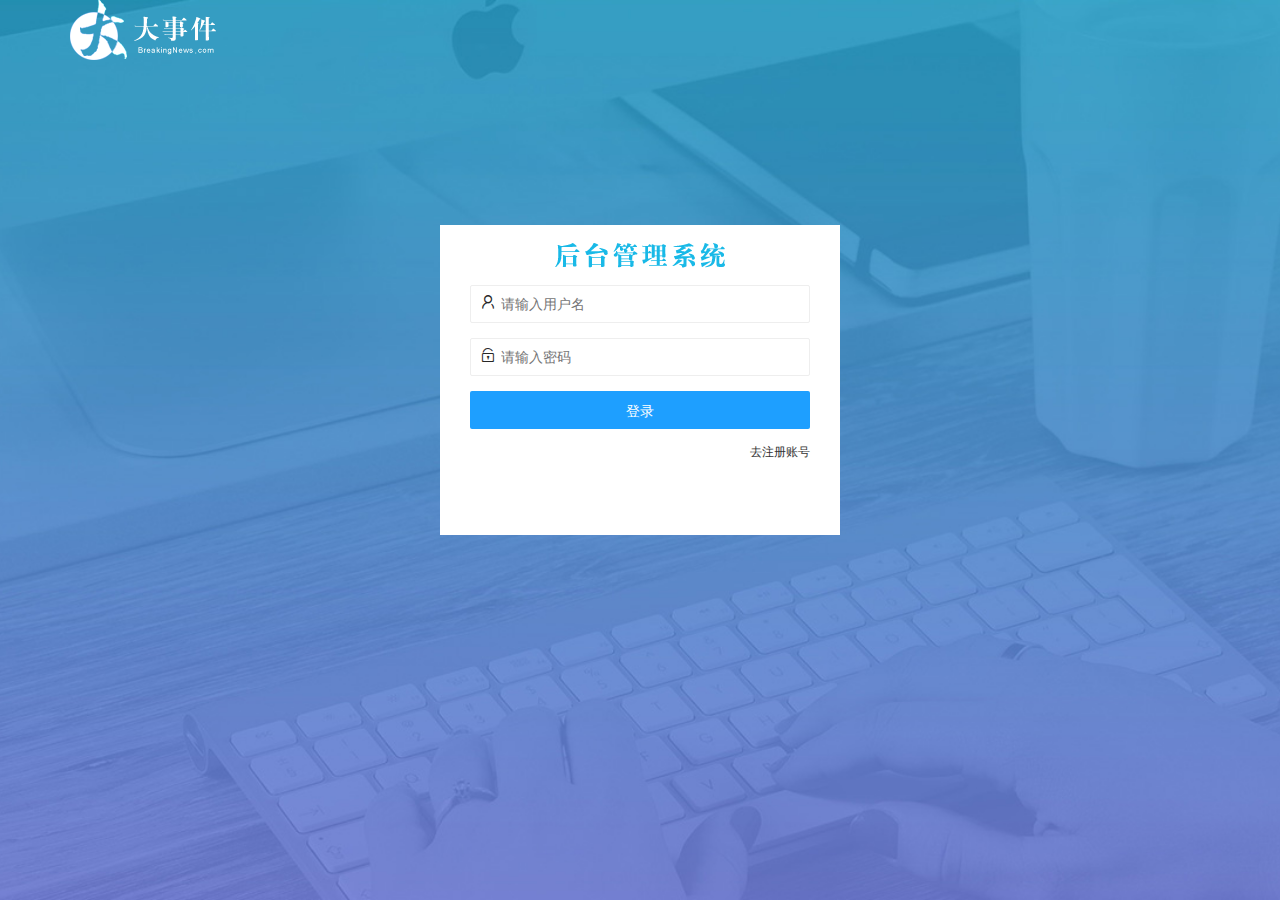
<file: login.html>
<!DOCTYPE html>
<html lang="en">

<head>
    <meta charset="UTF-8">
    <meta http-equiv="X-UA-Compatible" content="IE=edge">
    <meta name="viewport" content="width=device-width, initial-scale=1.0">
    <title>Document</title>
    <link rel="stylesheet" href="./assets/lib/layui-v2.6.8/layui/css/layui.css">
    <link rel="stylesheet" href="./assets/css/login.css">
</head>

<body>
    <!-- logo区域 -->
    <div class="layui-main">
        <img src="./assets/images/logo.png" alt="">
    </div>
    <!-- logo区域 -->
    <!-- 登陆注册区域 -->
    <div class="loginbox">
        <div class="title-box"> </div>
        <!-- 登录表单区 -->
        <div class="login-box">
            <form class="layui-form" id="form_login">
                <!-- 用户名 -->
                <div class="layui-form-item">
                    <i class="layui-icon layui-icon-username"></i>  
                    <input type="text" name="username" required lay-verify="required" placeholder="请输入用户名"
                        autocomplete="off" class="layui-input">
                </div>
                <!-- 密码 -->
                <div class="layui-form-item">
                    <i class="layui-icon layui-icon-password"></i>  
                    <input type="password" name="password" required lay-verify="required|pwd" placeholder="请输入密码"
                        autocomplete="off" class="layui-input">
                </div>
                <!-- 登录按钮 -->
                <div class="layui-form-item">
                    <button class="layui-btn layui-btn-fluid layui-btn-normal" lay-submit >登录</button>
                </div>
                <!-- 去注册账号 -->
                <div class="layui-form-item">
                    <a href="javascript:;" id="link-reg">去注册账号</a>

                </div>
            </form>
        </div>
        <!-- 注册表单区 -->
        <div class="reg-box">
            <form class="layui-form" id="form_reg">
                <!-- 用户名 -->
                <div class="layui-form-item">
                    <i class="layui-icon layui-icon-username"></i>  
                    <input type="text" name="username" required lay-verify="required" placeholder="请输入用户名"
                        autocomplete="off" class="layui-input">
                </div>
                <!-- 密码 -->
                <div class="layui-form-item">
                    <i class="layui-icon layui-icon-password"></i>  
                    <input type="password" name="password" required lay-verify="required|pwd" placeholder="请输入密码"
                        autocomplete="off" class="layui-input">
                </div>
                 <!-- 密码确认框 -->
                 <div class="layui-form-item">
                    <i class="layui-icon layui-icon-password"></i>  
                    <input type="password" name="repassword" required lay-verify="required|pwd|repwd" placeholder="请在此输入密码"
                        autocomplete="off" class="layui-input">
                </div>
                <!-- 注册按钮 -->
                <div class="layui-form-item">
                    <button class="layui-btn layui-btn-fluid layui-btn-normal" lay-submit >注册</button>
                </div>
                <!-- 去登录 -->
                <div class="layui-form-item">
                    <a href="javascript:;" id="link-login">去登录</a>

                </div>
            </form>
        </div>

    </div>
    <!-- 登陆区域 -->
    <script src="./assets/lib/layui-v2.6.8/layui/layui.js"></script>
    <script src="./assets/lib/jquery.js"></script>
    <script src="./assets/js/baseAPI.js"></script>
    <script src="./assets/js/login.js"></script>
</body>

</html>
</file>
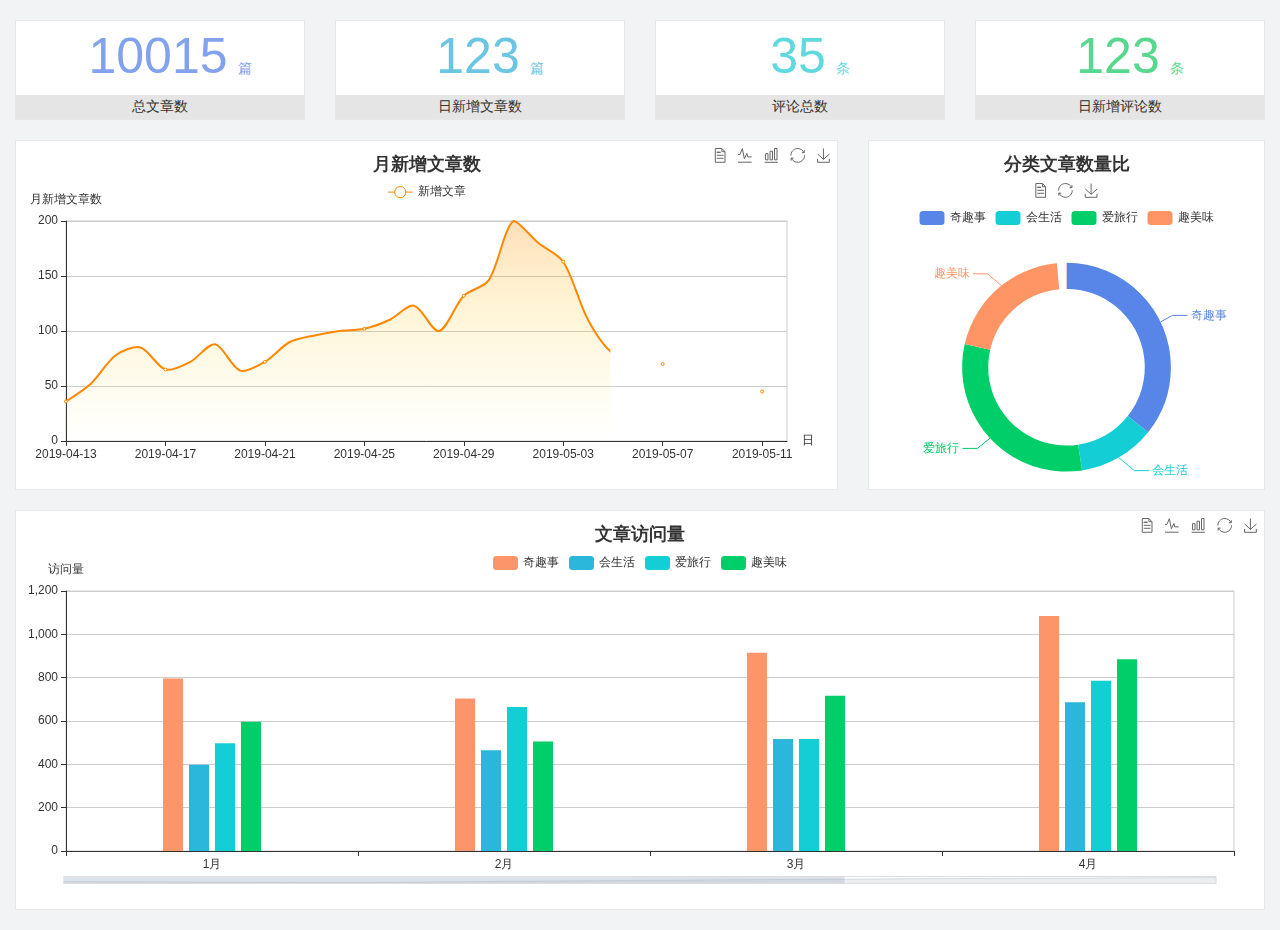
<file: home/dashboard.html>
<!DOCTYPE html>
<html lang="en">

<head>
  <meta charset="UTF-8">
  <meta name="viewport" content="width=device-width, initial-scale=1.0">
  <meta http-equiv="X-UA-Compatible" content="ie=edge">
  <title>图表统计</title>
  <link rel="stylesheet" href="../assets/lib/bootstrap.css" />
  <link rel="stylesheet" href="../assets/lib/main.css" />
  <script src="../assets/lib/jquery.js"></script>
  <script type="text/javascript" src="../assets/lib/echarts.min.js"></script>
</head>

<body>
  <div class="container-fluid">
    <div class="row spannel_list">
      <div class="col-sm-3 col-xs-6">
        <div class="spannel">
          <em>10015</em><span>篇</span>
          <b>总文章数</b>
        </div>
      </div>
      <div class="col-sm-3 col-xs-6">
        <div class="spannel scolor01">
          <em>123</em><span>篇</span>
          <b>日新增文章数</b>
        </div>
      </div>
      <div class="col-sm-3 col-xs-6">
        <div class="spannel scolor02">
          <em>35</em><span>条</span>
          <b>评论总数</b>
        </div>
      </div>
      <div class="col-sm-3 col-xs-6">
        <div class="spannel scolor03">
          <em>123</em><span>条</span>
          <b>日新增评论数</b>
        </div>
      </div>
    </div>
  </div>

  <div class="container-fluid">
    <div class="row curve-pie">
      <div class="col-lg-8 col-md-8">
        <div class="gragh_pannel" id="curve_show"></div>
      </div>
      <div class="col-lg-4 col-md-4">
        <div class="gragh_pannel" id="pie_show"></div>
      </div>
    </div>
  </div>

  <div class="container-fluid">
    <div class="column_pannel" id="column_show"></div>
  </div>

  <script>
    var oChart = echarts.init(document.getElementById('curve_show'));
    var aList_all = [
      { 'count': 36, 'date': '2019-04-13' },
      { 'count': 52, 'date': '2019-04-14' },
      { 'count': 78, 'date': '2019-04-15' },
      { 'count': 85, 'date': '2019-04-16' },
      { 'count': 65, 'date': '2019-04-17' },
      { 'count': 72, 'date': '2019-04-18' },
      { 'count': 88, 'date': '2019-04-19' },
      { 'count': 64, 'date': '2019-04-20' },
      { 'count': 72, 'date': '2019-04-21' },
      { 'count': 90, 'date': '2019-04-22' },
      { 'count': 96, 'date': '2019-04-23' },
      { 'count': 100, 'date': '2019-04-24' },
      { 'count': 102, 'date': '2019-04-25' },
      { 'count': 110, 'date': '2019-04-26' },
      { 'count': 123, 'date': '2019-04-27' },
      { 'count': 100, 'date': '2019-04-28' },
      { 'count': 132, 'date': '2019-04-29' },
      { 'count': 146, 'date': '2019-04-30' },
      { 'count': 200, 'date': '2019-05-01' },
      { 'count': 180, 'date': '2019-05-02' },
      { 'count': 163, 'date': '2019-05-03' },
      { 'count': 110, 'date': '2019-05-04' },
      { 'count': 80, 'date': '2019-05-05' },
      { 'count': 82, 'date': '2019-05-06' },
      { 'count': 70, 'date': '2019-05-07' },
      { 'count': 65, 'date': '2019-05-08' },
      { 'count': 54, 'date': '2019-05-09' },
      { 'count': 40, 'date': '2019-05-10' },
      { 'count': 45, 'date': '2019-05-11' },
      { 'count': 38, 'date': '2019-05-12' },
    ];

    let aCount = [];
    let aDate = [];

    for (var i = 0; i < aList_all.length; i++) {
      aCount.push(aList_all[i].count);
      aDate.push(aList_all[i].date);
    }

    var chartopt = {
      title: {
        text: '月新增文章数',
        left: 'center',
        top: '10'
      },
      tooltip: {
        trigger: 'axis'
      },
      legend: {
        data: ['新增文章'],
        top: '40'
      },
      toolbox: {
        show: true,
        feature: {
          mark: { show: true },
          dataView: { show: true, readOnly: false },
          magicType: { show: true, type: ['line', 'bar'] },
          restore: { show: true },
          saveAsImage: { show: true }
        }
      },
      calculable: true,
      xAxis: [
        {
          name: '日',
          type: 'category',
          boundaryGap: false,
          data: aDate
        }
      ],
      yAxis: [
        {
          name: '月新增文章数',
          type: 'value'
        }
      ],
      series: [
        {
          name: '新增文章',
          type: 'line',
          smooth: true,
          itemStyle: { normal: { areaStyle: { type: 'default' }, color: '#f80' }, lineStyle: { color: '#f80' } },
          data: aCount
        }],
      areaStyle: {
        normal: {
          color: new echarts.graphic.LinearGradient(0, 0, 0, 1, [{
            offset: 0,
            color: 'rgba(255,136,0,0.39)'
          }, {
            offset: .34,
            color: 'rgba(255,180,0,0.25)'
          }, {
            offset: 1,
            color: 'rgba(255,222,0,0.00)'
          }])

        }
      },
      grid: {
        show: true,
        x: 50,
        x2: 50,
        y: 80,
        height: 220
      }
    };

    oChart.setOption(chartopt);


    var oPie = echarts.init(document.getElementById('pie_show'));
    var oPieopt =
    {
      title: {
        top: 10,
        text: '分类文章数量比',
        x: 'center'
      },
      tooltip: {
        trigger: 'item',
        formatter: "{a} <br/>{b} : {c} ({d}%)"
      },
      color: ['#5885e8', '#13cfd5', '#00ce68', '#ff9565'],
      legend: {
        x: 'center',
        top: 65,
        data: ['奇趣事', '会生活', '爱旅行', '趣美味']
      },
      toolbox: {
        show: true,
        x: 'center',
        top: 35,
        feature: {
          mark: { show: true },
          dataView: { show: true, readOnly: false },
          magicType: {
            show: true,
            type: ['pie', 'funnel'],
            option: {
              funnel: {
                x: '25%',
                width: '50%',
                funnelAlign: 'left',
                max: 1548
              }
            }
          },
          restore: { show: true },
          saveAsImage: { show: true }
        }
      },
      calculable: true,
      series: [
        {
          name: '访问来源',
          type: 'pie',
          radius: ['45%', '60%'],
          center: ['50%', '65%'],
          data: [
            { value: 300, name: '奇趣事' },
            { value: 100, name: '会生活' },
            { value: 260, name: '爱旅行' },
            { value: 180, name: '趣美味' }
          ]
        }
      ]
    };
    oPie.setOption(oPieopt);



    var oColumn = this.echarts.init(document.getElementById('column_show'));
    var oColumnopt =
    {
      title: {
        text: '文章访问量',
        left: 'center',
        top: '10'
      },
      tooltip: {
        trigger: 'axis'
      },
      legend: {
        data: ['奇趣事', '会生活', '爱旅行', '趣美味'],
        top: '40'
      },
      toolbox: {
        show: true,
        feature: {
          mark: { show: true },
          dataView: { show: true, readOnly: false },
          magicType: { show: true, type: ['line', 'bar'] },
          restore: { show: true },
          saveAsImage: { show: true }
        }
      },
      calculable: true,
      xAxis: [
        {
          type: 'category',
          data: ['1月', '2月', '3月', '4月', '5月']
        }
      ],
      yAxis: [
        {
          name: '访问量',
          type: 'value'
        }
      ],
      series: [
        {
          name: '奇趣事',
          type: 'bar',
          barWidth: 20,
          itemStyle: {
            normal: { areaStyle: { type: 'default' }, color: '#fd956a' }
          },
          data: [800, 708, 920, 1090, 1200]
        },
        {
          name: '会生活',
          type: 'bar',
          barWidth: 20,
          itemStyle: {
            normal: { areaStyle: { type: 'default' }, color: '#2bb6db' }
          },
          data: [400, 468, 520, 690, 800]
        },
        {
          name: '爱旅行',
          type: 'bar',
          barWidth: 20,
          itemStyle: {
            normal: { areaStyle: { type: 'default' }, color: '#13cfd5' }
          },
          data: [500, 668, 520, 790, 900]
        },
        {
          name: '趣美味',
          type: 'bar',
          barWidth: 20,
          itemStyle: {
            normal: { areaStyle: { type: 'default' }, color: '#00ce68' }
          },
          data: [600, 508, 720, 890, 1000]
        }
      ],
      grid: {
        show: true,
        x: 50,
        x2: 30,
        y: 80,
        height: 260
      },
      dataZoom: [//给x轴设置滚动条
        {
          start: 0,//默认为0
          end: 100 - 1000 / 31,//默认为100
          type: 'slider',
          show: true,
          xAxisIndex: [0],
          handleSize: 0,//滑动条的 左右2个滑动条的大小
          height: 8,//组件高度
          left: 45, //左边的距离
          right: 50,//右边的距离
          bottom: 26,//右边的距离
          handleColor: '#ddd',//h滑动图标的颜色
          handleStyle: {
            borderColor: "#cacaca",
            borderWidth: "1",
            shadowBlur: 2,
            background: "#ddd",
            shadowColor: "#ddd",
          }
        }]
    };
    oColumn.setOption(oColumnopt);
  </script>
</body>

</html>
</file>
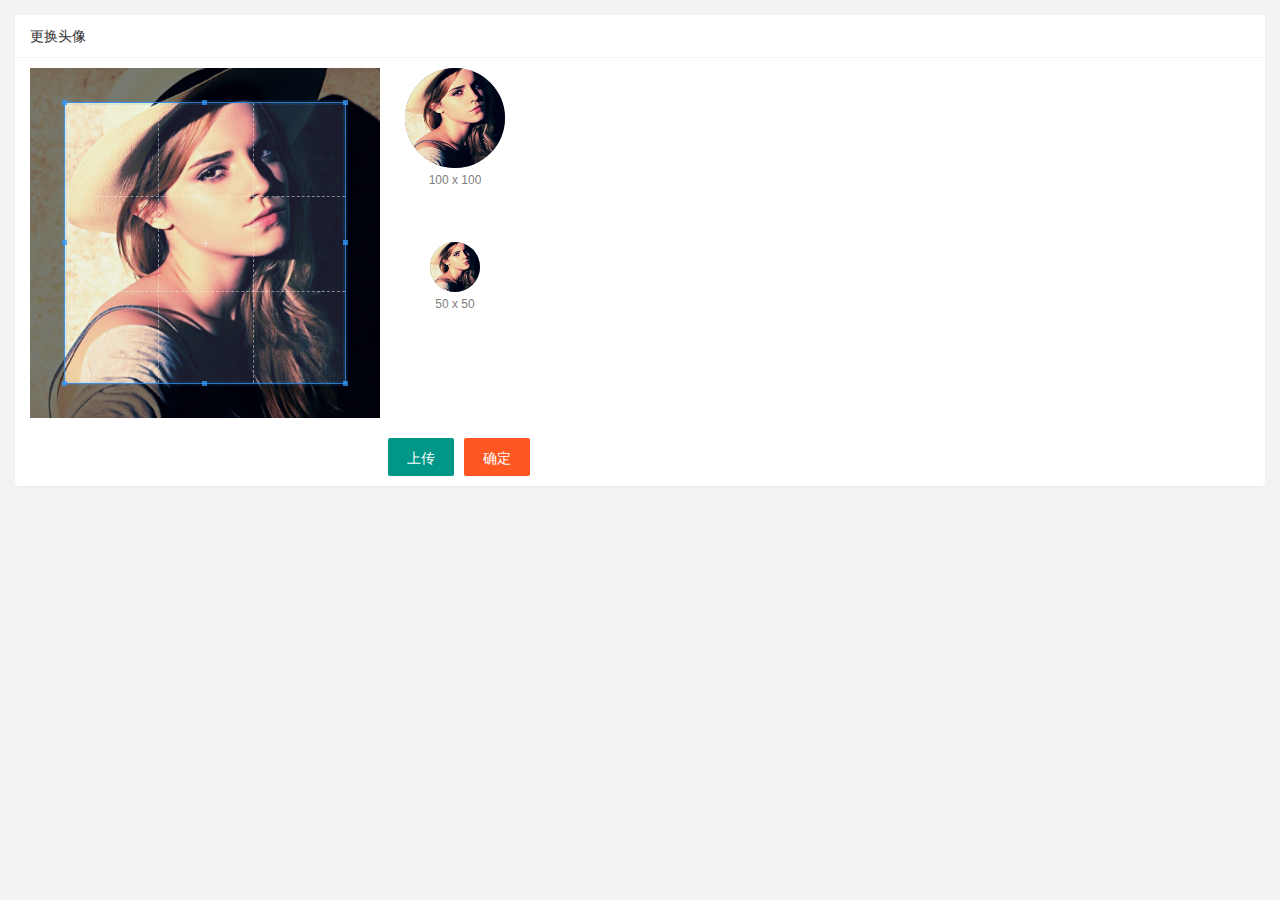
<file: user/user_avatar.html>
<!DOCTYPE html>
<html lang="en">

<head>
    <meta charset="UTF-8">
    <meta http-equiv="X-UA-Compatible" content="IE=edge">
    <meta name="viewport" content="width=device-width, initial-scale=1.0">
    <title>Document</title>
    <link rel="stylesheet" href="../assets/lib/layui-v2.6.8/layui/css/layui.css">
    <link rel="stylesheet" href="../assets/lib/cropper/cropper.css">
    <link rel="stylesheet" href="../assets/css/user/user_avatar.css">
</head>

<body>
    <!-- 卡片区域 -->
    <div class="layui-card">
        <div class="layui-card-header">更换头像</div>
        <div class="layui-card-body">
            <!-- 第一行的图片裁剪和预览区域 -->
            <div class="row1">
                <!-- 图片裁剪区域 -->
                <div class="cropper-box">
                    <!-- 这个 img 标签很重要，将来会把它初始化为裁剪区域 -->
                    <img id="image" src="../assets/images/sample.jpg" />
                </div>
                <!-- 图片的预览区域 -->
                <div class="preview-box">
                    <div>
                        <!-- 宽高为 100px 的预览区域 -->
                        <div class="img-preview w100"></div>
                        <p class="size">100 x 100</p>
                    </div>
                    <div>
                        <!-- 宽高为 50px 的预览区域 -->
                        <div class="img-preview w50"></div>
                        <p class="size">50 x 50</p>
                    </div>
                </div>
            </div>

            <!-- 第二行的按钮区域 -->
            <div class="row2">
                <!-- 通过accept属性，可以指定，允许用户选择什么类型的文件 -->
                <input type="file" id="file" accept="image/png,image/jpeg">
                <button type="button" class="layui-btn" id="btnChooseImage">上传</button>
                <button type="button" class="layui-btn layui-btn-danger" id="btnUpload">确定</button>
            </div>
        </div>
    </div>
    <script src="../assets/lib/layui-v2.6.8/layui/layui.js"></script>
    <script src="../assets/lib/jquery.js"></script>
    <script src="../assets/lib/cropper/Cropper.js"></script>
    <script src="../assets/lib/cropper/jquery-cropper.js"></script>
    <script src="../assets/js/baseAPI.js"></script>
    <script src="../assets/js/user/user_avatar.js"></script>
</body>

</html>
</file>
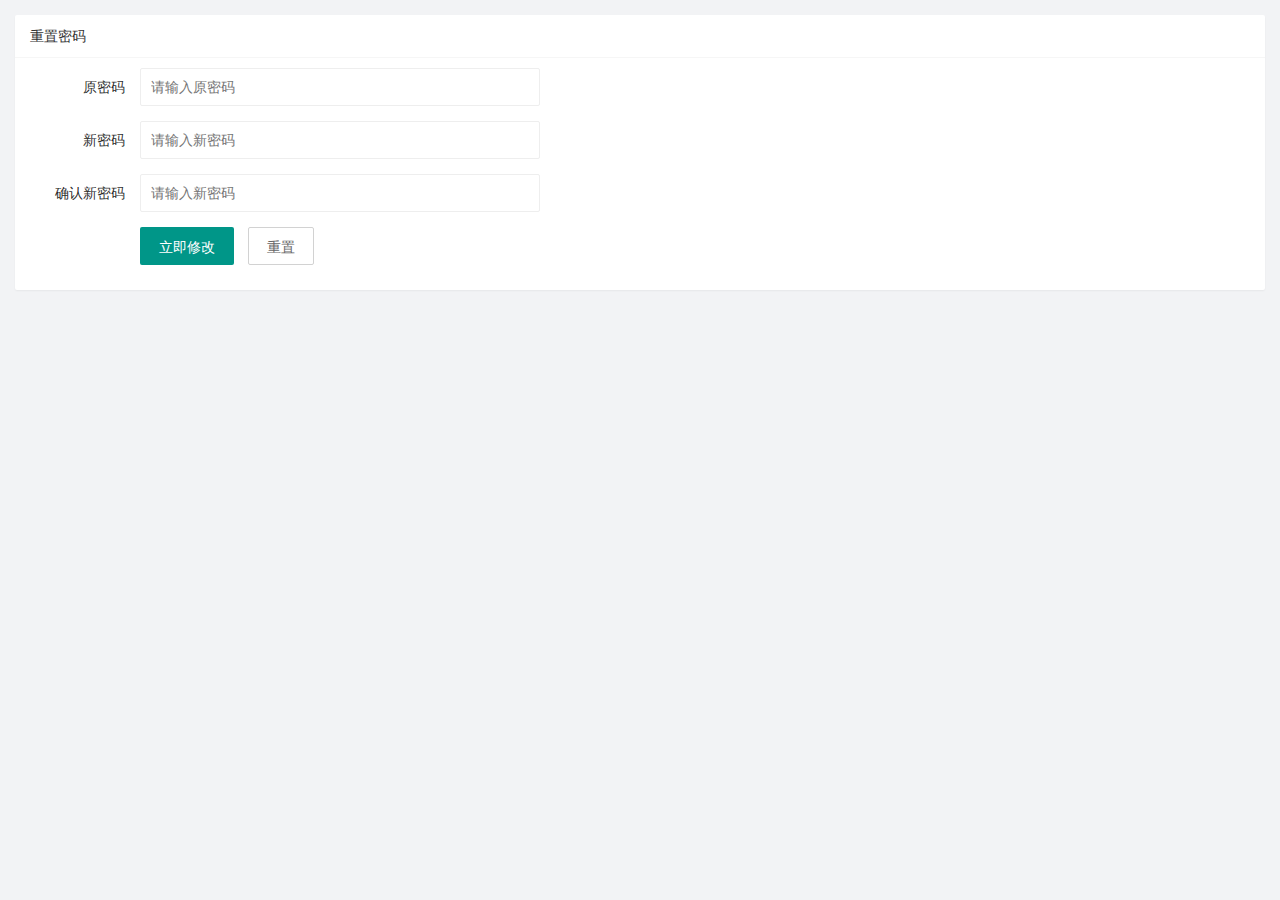
<file: user/user_pwd.html>
<!DOCTYPE html>
<html lang="en">
<head>
    <meta charset="UTF-8">
    <meta http-equiv="X-UA-Compatible" content="IE=edge">
    <meta name="viewport" content="width=device-width, initial-scale=1.0">
    <title>Document</title>
    <link rel="stylesheet" href="../assets/lib/layui-v2.6.8/layui/css/layui.css">
    <link rel="stylesheet" href="../assets/css/user/user_pwd.css">
</head>
<body>
    <div class="layui-card">
        <div class="layui-card-header">重置密码</div>
        <div class="layui-card-body">
            <form class="layui-form" lay-filter="formUserInfo">
                <div class="layui-form-item">
                    <label class="layui-form-label">原密码</label>
                    <div class="layui-input-block">
                        <input type="password" name="oldPwd" required lay-verify="required|pwd" placeholder="请输入原密码"
                            autocomplete="off" class="layui-input" >
                    </div>
                </div>
                <div class="layui-form-item">
                    <label class="layui-form-label">新密码</label>
                    <div class="layui-input-block">
                        <input type="password" name="newPwd" required lay-verify="required|pwd|newPwd" placeholder="请输入新密码"
                            autocomplete="off" class="layui-input">
                    </div>
                </div>
                <div class="layui-form-item">
                    <label class="layui-form-label">确认新密码</label>
                    <div class="layui-input-block">
                        <input type="password" name="rePwd" required lay-verify="required|pwd|rePwd" placeholder="请输入新密码"
                            autocomplete="off" class="layui-input">
                    </div>
                </div>
                <div class="layui-form-item">
                    <div class="layui-input-block">
                      <button class="layui-btn" lay-submit lay-filter="formDemo">立即修改</button>
                      <button type="reset" class="layui-btn layui-btn-primary" id="btnReset">重置</button>
                    </div>
                  </div>
            </form>
        </div>
    </div>
    <script src="../assets/lib/layui-v2.6.8/layui/layui.js"></script>
    <script src="../assets/lib/jquery.js"></script>
    <script src="../assets/js/baseAPI.js"></script>
    <script src="../assets/js/user/user_pwd.js"></script>
</body>
</html>
</file>
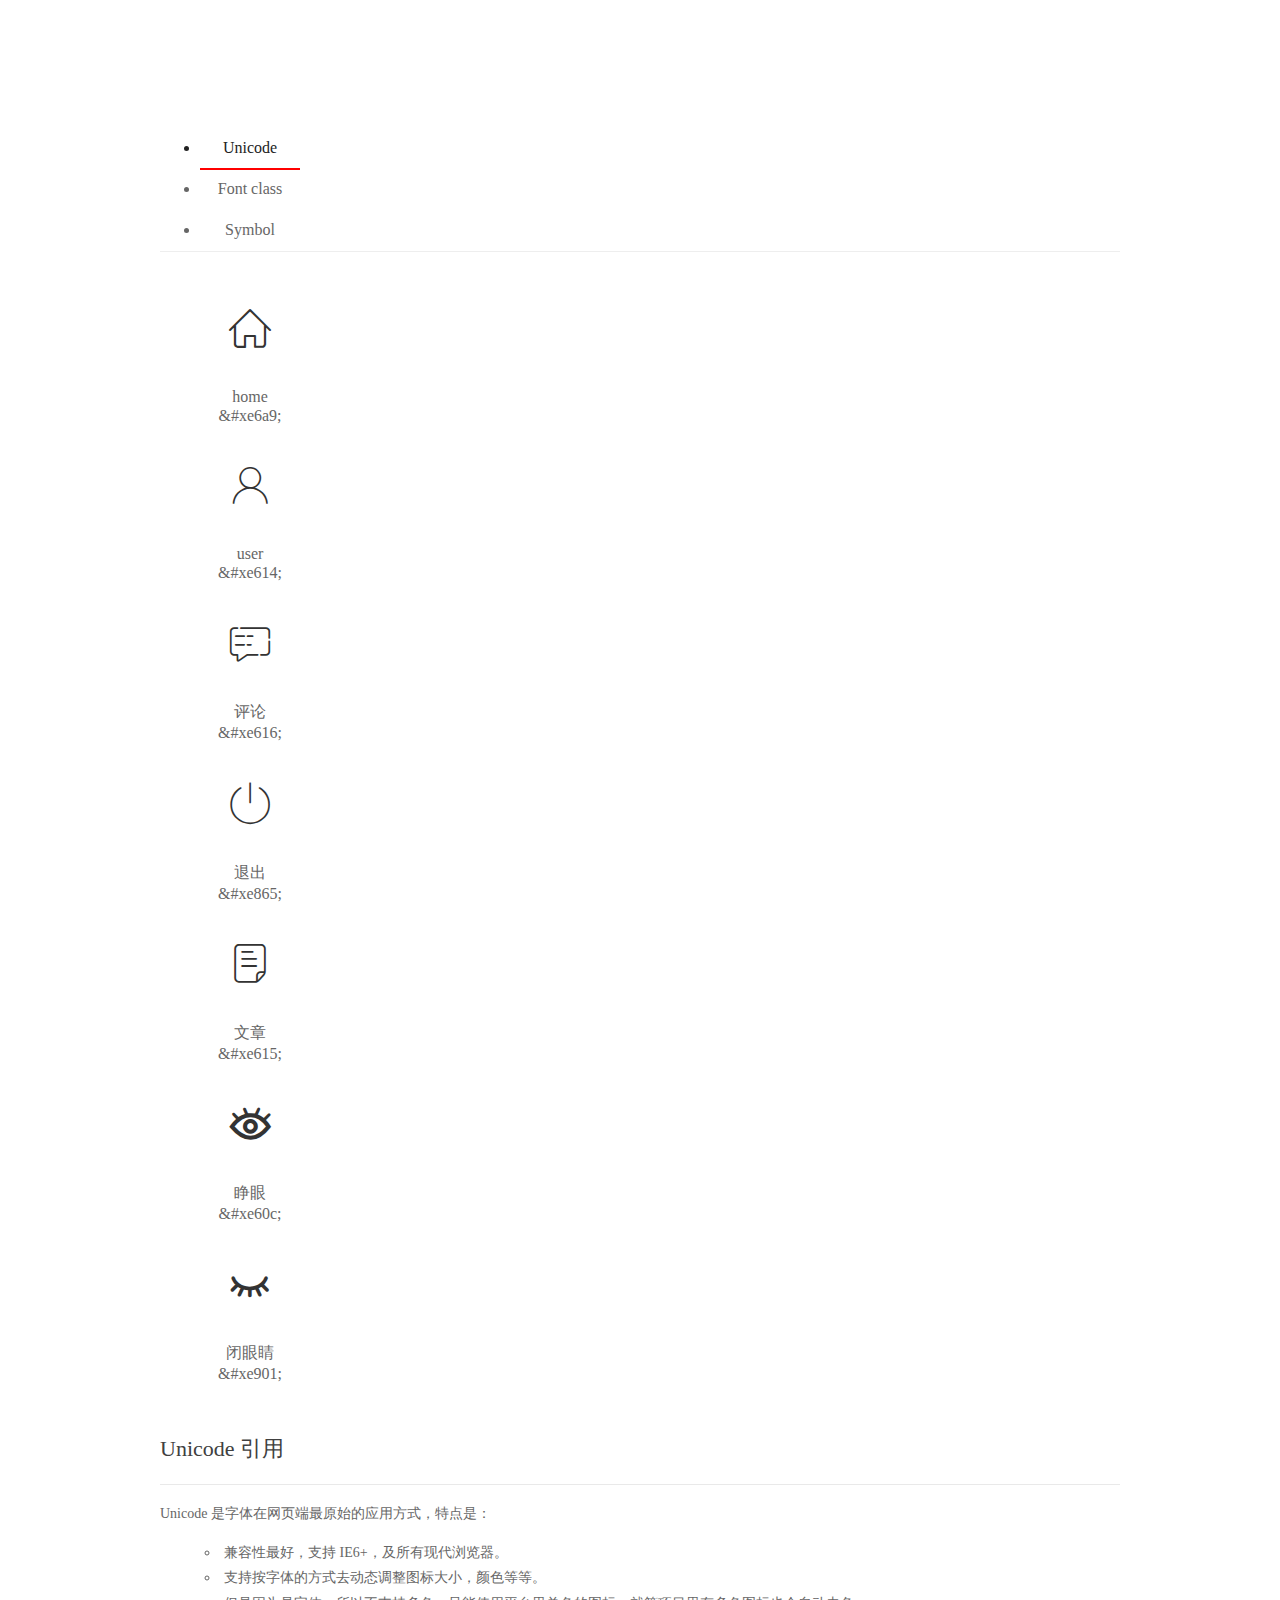
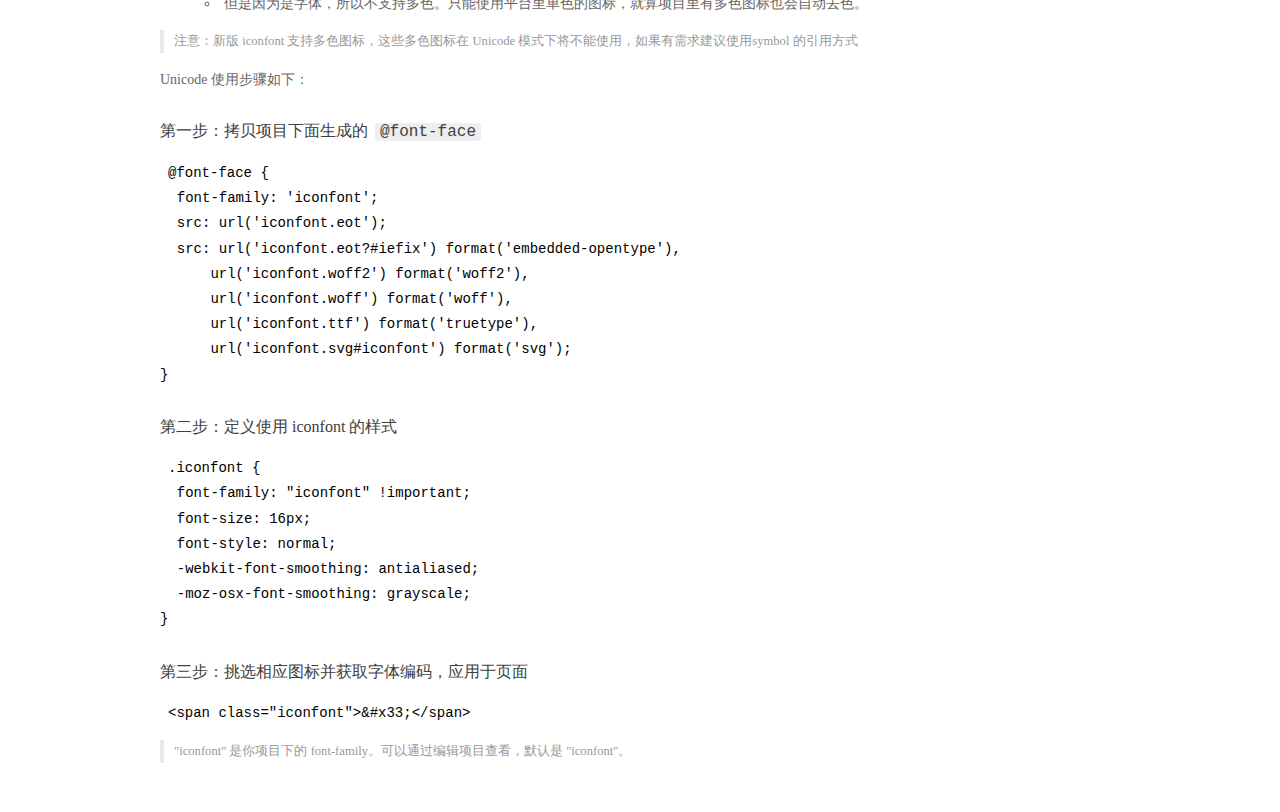
<file: assets/fonts/demo_index.html>
<!DOCTYPE html>
<html>

<head>
  <meta charset="utf-8" />
  <title>IconFont Demo</title>
  <link rel="shortcut icon" href="https://gtms04.alicdn.com/tps/i4/TB1_oz6GVXXXXaFXpXXJDFnIXXX-64-64.ico"
    type="image/x-icon" />
  <link rel="stylesheet" href="https://g.alicdn.com/thx/cube/1.3.2/cube.min.css">
  <link rel="stylesheet" href="demo.css">
  <link rel="stylesheet" href="iconfont.css">
  <script src="iconfont.js"></script>
  <script src="iconfont1.js"></script>
  <!-- jQuery -->
  <script src="https://a1.alicdn.com/oss/uploads/2018/12/26/7bfddb60-08e8-11e9-9b04-53e73bb6408b.js"></script>
  <!-- 代码高亮 -->
  <script src="https://a1.alicdn.com/oss/uploads/2018/12/26/a3f714d0-08e6-11e9-8a15-ebf944d7534c.js"></script>
</head>

<body>
  <div class="main">
    <h1 class="logo"><a href="https://www.iconfont.cn/" title="iconfont 首页" target="_blank">&#xe86b;</a></h1>
    <div class="nav-tabs">
      <ul id="tabs" class="dib-box">
        <li class="dib active"><span>Unicode</span></li>
        <li class="dib"><span>Font class</span></li>
        <li class="dib"><span>Symbol</span></li>
      </ul>

    </div>
    <div class="tab-container">
      <div class="content unicode" style="display: block;">
        <ul class="icon_lists dib-box">

          <li class="dib">
            <span class="icon iconfont">&#xe6a9;</span>
            <div class="name">home</div>
            <div class="code-name">&amp;#xe6a9;</div>
          </li>

          <li class="dib">
            <span class="icon iconfont">&#xe614;</span>
            <div class="name">user</div>
            <div class="code-name">&amp;#xe614;</div>
          </li>

          <li class="dib">
            <span class="icon iconfont">&#xe616;</span>
            <div class="name">评论</div>
            <div class="code-name">&amp;#xe616;</div>
          </li>

          <li class="dib">
            <span class="icon iconfont">&#xe865;</span>
            <div class="name">退出</div>
            <div class="code-name">&amp;#xe865;</div>
          </li>

          <li class="dib">
            <span class="icon iconfont">&#xe615;</span>
            <div class="name">文章</div>
            <div class="code-name">&amp;#xe615;</div>
          </li>
          <li class="dib">
            <span class="icon iconfont">&#xe60c;</span>
            <div class="name">睁眼</div>
            <div class="code-name">&amp;#xe60c;</div>
          </li>

          <li class="dib">
            <span class="icon iconfont">&#xe901;</span>
            <div class="name">闭眼睛</div>
            <div class="code-name">&amp;#xe901;</div>
          </li>

        </ul>
        <div class="article markdown">
          <h2 id="unicode-">Unicode 引用</h2>
          <hr>

          <p>Unicode 是字体在网页端最原始的应用方式，特点是：</p>
          <ul>
            <li>兼容性最好，支持 IE6+，及所有现代浏览器。</li>
            <li>支持按字体的方式去动态调整图标大小，颜色等等。</li>
            <li>但是因为是字体，所以不支持多色。只能使用平台里单色的图标，就算项目里有多色图标也会自动去色。</li>
          </ul>
          <blockquote>
            <p>注意：新版 iconfont 支持多色图标，这些多色图标在 Unicode 模式下将不能使用，如果有需求建议使用symbol 的引用方式</p>
          </blockquote>
          <p>Unicode 使用步骤如下：</p>
          <h3 id="-font-face">第一步：拷贝项目下面生成的 <code>@font-face</code></h3>
          <pre><code class="language-css"
>@font-face {
  font-family: 'iconfont';
  src: url('iconfont.eot');
  src: url('iconfont.eot?#iefix') format('embedded-opentype'),
      url('iconfont.woff2') format('woff2'),
      url('iconfont.woff') format('woff'),
      url('iconfont.ttf') format('truetype'),
      url('iconfont.svg#iconfont') format('svg');
}
</code></pre>
          <h3 id="-iconfont-">第二步：定义使用 iconfont 的样式</h3>
          <pre><code class="language-css"
>.iconfont {
  font-family: "iconfont" !important;
  font-size: 16px;
  font-style: normal;
  -webkit-font-smoothing: antialiased;
  -moz-osx-font-smoothing: grayscale;
}
</code></pre>
          <h3 id="-">第三步：挑选相应图标并获取字体编码，应用于页面</h3>
          <pre>
<code class="language-html"
>&lt;span class="iconfont"&gt;&amp;#x33;&lt;/span&gt;
</code></pre>
          <blockquote>
            <p>"iconfont" 是你项目下的 font-family。可以通过编辑项目查看，默认是 "iconfont"。</p>
          </blockquote>
        </div>
      </div>
      <div class="content font-class">
        <ul class="icon_lists dib-box">

          <li class="dib">
            <span class="icon iconfont icon-home"></span>
            <div class="name">
              home
            </div>
            <div class="code-name">.icon-home
            </div>
          </li>

          <li class="dib">
            <span class="icon iconfont icon-user"></span>
            <div class="name">
              user
            </div>
            <div class="code-name">.icon-user
            </div>
          </li>

          <li class="dib">
            <span class="icon iconfont icon-pinglun"></span>
            <div class="name">
              评论
            </div>
            <div class="code-name">.icon-pinglun
            </div>
          </li>

          <li class="dib">
            <span class="icon iconfont icon-tuichu"></span>
            <div class="name">
              退出
            </div>
            <div class="code-name">.icon-tuichu
            </div>
          </li>

          <li class="dib">
            <span class="icon iconfont icon-16"></span>
            <div class="name">
              文章
            </div>
            <div class="code-name">.icon-16
            </div>
          </li>
          <li class="dib">
            <span class="icon iconfont icon-icon-eye-open"></span>
            <div class="name">
              睁眼
            </div>
            <div class="code-name">.icon-icon-eye-open
            </div>
          </li>

          <li class="dib">
            <span class="icon iconfont icon-biyanjing"></span>
            <div class="name">
              闭眼睛
            </div>
            <div class="code-name">.icon-biyanjing
            </div>
          </li>

        </ul>
        <div class="article markdown">
          <h2 id="font-class-">font-class 引用</h2>
          <hr>

          <p>font-class 是 Unicode 使用方式的一种变种，主要是解决 Unicode 书写不直观，语意不明确的问题。</p>
          <p>与 Unicode 使用方式相比，具有如下特点：</p>
          <ul>
            <li>兼容性良好，支持 IE8+，及所有现代浏览器。</li>
            <li>相比于 Unicode 语意明确，书写更直观。可以很容易分辨这个 icon 是什么。</li>
            <li>因为使用 class 来定义图标，所以当要替换图标时，只需要修改 class 里面的 Unicode 引用。</li>
            <li>不过因为本质上还是使用的字体，所以多色图标还是不支持的。</li>
          </ul>
          <p>使用步骤如下：</p>
          <h3 id="-fontclass-">第一步：引入项目下面生成的 fontclass 代码：</h3>
          <pre><code class="language-html">&lt;link rel="stylesheet" href="./iconfont.css"&gt;
</code></pre>
          <h3 id="-">第二步：挑选相应图标并获取类名，应用于页面：</h3>
          <pre><code class="language-html">&lt;span class="iconfont icon-xxx"&gt;&lt;/span&gt;
</code></pre>
          <blockquote>
            <p>"
              iconfont" 是你项目下的 font-family。可以通过编辑项目查看，默认是 "iconfont"。</p>
          </blockquote>
        </div>
      </div>
      <div class="content symbol">
        <ul class="icon_lists dib-box">

          <li class="dib">
            <svg class="icon svg-icon" aria-hidden="true">
              <use xlink:href="#icon-home"></use>
            </svg>
            <div class="name">home</div>
            <div class="code-name">#icon-home</div>
          </li>

          <li class="dib">
            <svg class="icon svg-icon" aria-hidden="true">
              <use xlink:href="#icon-user"></use>
            </svg>
            <div class="name">user</div>
            <div class="code-name">#icon-user</div>
          </li>

          <li class="dib">
            <svg class="icon svg-icon" aria-hidden="true">
              <use xlink:href="#icon-pinglun"></use>
            </svg>
            <div class="name">评论</div>
            <div class="code-name">#icon-pinglun</div>
          </li>

          <li class="dib">
            <svg class="icon svg-icon" aria-hidden="true">
              <use xlink:href="#icon-tuichu"></use>
            </svg>
            <div class="name">退出</div>
            <div class="code-name">#icon-tuichu</div>
          </li>

          <li class="dib">
            <svg class="icon svg-icon" aria-hidden="true">
              <use xlink:href="#icon-16"></use>
            </svg>
            <div class="name">文章</div>
            <div class="code-name">#icon-16</div>
          </li>
          <li class="dib">
            <svg class="icon svg-icon" aria-hidden="true">
              <use xlink:href="#icon-icon-eye-open"></use>
            </svg>
            <div class="name">睁眼</div>
            <div class="code-name">#icon-icon-eye-open</div>
          </li>

          <li class="dib">
            <svg class="icon svg-icon" aria-hidden="true">
              <use xlink:href="#icon-biyanjing"></use>
            </svg>
            <div class="name">闭眼睛</div>
            <div class="code-name">#icon-biyanjing</div>
          </li>

        </ul>
        <div class="article markdown">
          <h2 id="symbol-">Symbol 引用</h2>
          <hr>

          <p>这是一种全新的使用方式，应该说这才是未来的主流，也是平台目前推荐的用法。相关介绍可以参考这篇<a href="">文章</a>
            这种用法其实是做了一个 SVG 的集合，与另外两种相比具有如下特点：</p>
          <ul>
            <li>支持多色图标了，不再受单色限制。</li>
            <li>通过一些技巧，支持像字体那样，通过 <code>font-size</code>, <code>color</code> 来调整样式。</li>
            <li>兼容性较差，支持 IE9+，及现代浏览器。</li>
            <li>浏览器渲染 SVG 的性能一般，还不如 png。</li>
          </ul>
          <p>使用步骤如下：</p>
          <h3 id="-symbol-">第一步：引入项目下面生成的 symbol 代码：</h3>
          <pre><code class="language-html">&lt;script src="./iconfont.js"&gt;&lt;/script&gt;
</code></pre>
          <h3 id="-css-">第二步：加入通用 CSS 代码（引入一次就行）：</h3>
          <pre><code class="language-html">&lt;style&gt;
.icon {
  width: 1em;
  height: 1em;
  vertical-align: -0.15em;
  fill: currentColor;
  overflow: hidden;
}
&lt;/style&gt;
</code></pre>
          <h3 id="-">第三步：挑选相应图标并获取类名，应用于页面：</h3>
          <pre><code class="language-html">&lt;svg class="icon" aria-hidden="true"&gt;
  &lt;use xlink:href="#icon-xxx"&gt;&lt;/use&gt;
&lt;/svg&gt;
</code></pre>
        </div>
      </div>

    </div>
  </div>
  <script>
    $(document).ready(function () {
      $('.tab-container .content:first').show()

      $('#tabs li').click(function (e) {
        var tabContent = $('.tab-container .content')
        var index = $(this).index()

        if ($(this).hasClass('active')) {
          return
        } else {
          $('#tabs li').removeClass('active')
          $(this).addClass('active')

          tabContent.hide().eq(index).fadeIn()
        }
      })
    })
  </script>
</body>

</html>
</file>
<file: assets/lib/layui-v2.6.8/layui/css/layui.css>
.layui-inline,img{display:inline-block;vertical-align:middle}h1,h2,h3,h4,h5,h6{font-weight:400}a,body{color:#333}.layui-edge,.layui-header,.layui-inline,.layui-main{position:relative}.layui-edge,hr{height:0;overflow:hidden}.layui-layout-body,.layui-side,.layui-side-scroll{overflow-x:hidden}.layui-edge,.layui-elip,hr{overflow:hidden}.layui-btn,.layui-edge,.layui-inline,img{vertical-align:middle}.layui-btn,.layui-disabled,.layui-icon,.layui-unselect{-moz-user-select:none;-webkit-user-select:none;-ms-user-select:none}blockquote,body,button,dd,div,dl,dt,form,h1,h2,h3,h4,h5,h6,input,li,ol,p,pre,td,textarea,th,ul{margin:0;padding:0;-webkit-tap-highlight-color:rgba(0,0,0,0)}a:active,a:hover{outline:0}img{border:none}li{list-style:none}table{border-collapse:collapse;border-spacing:0}h4,h5,h6{font-size:100%}button,input,optgroup,option,select,textarea{font-family:inherit;font-size:inherit;font-style:inherit;font-weight:inherit;outline:0}pre{white-space:pre-wrap;white-space:-moz-pre-wrap;white-space:-pre-wrap;white-space:-o-pre-wrap;word-wrap:break-word}body{line-height:1.6;color:rgba(0,0,0,.85);font:14px Helvetica Neue,Helvetica,PingFang SC,Tahoma,Arial,sans-serif}hr{line-height:0;margin:10px 0;padding:0;border:none!important;border-bottom:1px solid #eee!important;clear:both;background:0 0}a{text-decoration:none}a:hover{color:#777}a cite{font-style:normal;*cursor:pointer}.layui-border-box,.layui-border-box *{box-sizing:border-box}.layui-box,.layui-box *{box-sizing:content-box}.layui-clear{clear:both;*zoom:1}.layui-clear:after{content:'\20';clear:both;*zoom:1;display:block;height:0}.layui-inline{*display:inline;*zoom:1}.layui-btn,.layui-btn-group,.layui-edge{display:inline-block}.layui-edge{width:0;border-width:6px;border-style:dashed;border-color:transparent}.layui-edge-top{top:-4px;border-bottom-color:#999;border-bottom-style:solid}.layui-edge-right{border-left-color:#999;border-left-style:solid}.layui-edge-bottom{top:2px;border-top-color:#999;border-top-style:solid}.layui-edge-left{border-right-color:#999;border-right-style:solid}.layui-elip{text-overflow:ellipsis;white-space:nowrap}.layui-disabled,.layui-disabled:hover{color:#d2d2d2!important;cursor:not-allowed!important}.layui-circle{border-radius:100%}.layui-show{display:block!important}.layui-hide{display:none!important}.layui-show-v{visibility:visible!important}.layui-hide-v{visibility:hidden!important}@font-face{font-family:layui-icon;src:url(../font/iconfont.eot?v=256);src:url(../font/iconfont.eot?v=256#iefix) format('embedded-opentype'),url(../font/iconfont.woff2?v=256) format('woff2'),url(../font/iconfont.woff?v=256) format('woff'),url(../font/iconfont.ttf?v=256) format('truetype'),url(../font/iconfont.svg?v=256#layui-icon) format('svg')}.layui-icon{font-family:layui-icon!important;font-size:16px;font-style:normal;-webkit-font-smoothing:antialiased;-moz-osx-font-smoothing:grayscale}.layui-icon-reply-fill:before{content:"\e611"}.layui-icon-set-fill:before{content:"\e614"}.layui-icon-menu-fill:before{content:"\e60f"}.layui-icon-search:before{content:"\e615"}.layui-icon-share:before{content:"\e641"}.layui-icon-set-sm:before{content:"\e620"}.layui-icon-engine:before{content:"\e628"}.layui-icon-close:before{content:"\1006"}.layui-icon-close-fill:before{content:"\1007"}.layui-icon-chart-screen:before{content:"\e629"}.layui-icon-star:before{content:"\e600"}.layui-icon-circle-dot:before{content:"\e617"}.layui-icon-chat:before{content:"\e606"}.layui-icon-release:before{content:"\e609"}.layui-icon-list:before{content:"\e60a"}.layui-icon-chart:before{content:"\e62c"}.layui-icon-ok-circle:before{content:"\1005"}.layui-icon-layim-theme:before{content:"\e61b"}.layui-icon-table:before{content:"\e62d"}.layui-icon-right:before{content:"\e602"}.layui-icon-left:before{content:"\e603"}.layui-icon-cart-simple:before{content:"\e698"}.layui-icon-face-cry:before{content:"\e69c"}.layui-icon-face-smile:before{content:"\e6af"}.layui-icon-survey:before{content:"\e6b2"}.layui-icon-tree:before{content:"\e62e"}.layui-icon-ie:before{content:"\e7bb"}.layui-icon-upload-circle:before{content:"\e62f"}.layui-icon-add-circle:before{content:"\e61f"}.layui-icon-download-circle:before{content:"\e601"}.layui-icon-templeate-1:before{content:"\e630"}.layui-icon-util:before{content:"\e631"}.layui-icon-face-surprised:before{content:"\e664"}.layui-icon-edit:before{content:"\e642"}.layui-icon-speaker:before{content:"\e645"}.layui-icon-down:before{content:"\e61a"}.layui-icon-file:before{content:"\e621"}.layui-icon-layouts:before{content:"\e632"}.layui-icon-rate-half:before{content:"\e6c9"}.layui-icon-add-circle-fine:before{content:"\e608"}.layui-icon-prev-circle:before{content:"\e633"}.layui-icon-read:before{content:"\e705"}.layui-icon-404:before{content:"\e61c"}.layui-icon-carousel:before{content:"\e634"}.layui-icon-help:before{content:"\e607"}.layui-icon-code-circle:before{content:"\e635"}.layui-icon-windows:before{content:"\e67f"}.layui-icon-water:before{content:"\e636"}.layui-icon-username:before{content:"\e66f"}.layui-icon-find-fill:before{content:"\e670"}.layui-icon-about:before{content:"\e60b"}.layui-icon-location:before{content:"\e715"}.layui-icon-up:before{content:"\e619"}.layui-icon-pause:before{content:"\e651"}.layui-icon-date:before{content:"\e637"}.layui-icon-layim-uploadfile:before{content:"\e61d"}.layui-icon-delete:before{content:"\e640"}.layui-icon-play:before{content:"\e652"}.layui-icon-top:before{content:"\e604"}.layui-icon-firefox:before{content:"\e686"}.layui-icon-friends:before{content:"\e612"}.layui-icon-refresh-3:before{content:"\e9aa"}.layui-icon-ok:before{content:"\e605"}.layui-icon-layer:before{content:"\e638"}.layui-icon-face-smile-fine:before{content:"\e60c"}.layui-icon-dollar:before{content:"\e659"}.layui-icon-group:before{content:"\e613"}.layui-icon-layim-download:before{content:"\e61e"}.layui-icon-picture-fine:before{content:"\e60d"}.layui-icon-link:before{content:"\e64c"}.layui-icon-diamond:before{content:"\e735"}.layui-icon-log:before{content:"\e60e"}.layui-icon-key:before{content:"\e683"}.layui-icon-rate-solid:before{content:"\e67a"}.layui-icon-fonts-del:before{content:"\e64f"}.layui-icon-unlink:before{content:"\e64d"}.layui-icon-fonts-clear:before{content:"\e639"}.layui-icon-triangle-r:before{content:"\e623"}.layui-icon-circle:before{content:"\e63f"}.layui-icon-radio:before{content:"\e643"}.layui-icon-align-center:before{content:"\e647"}.layui-icon-align-right:before{content:"\e648"}.layui-icon-align-left:before{content:"\e649"}.layui-icon-loading-1:before{content:"\e63e"}.layui-icon-return:before{content:"\e65c"}.layui-icon-fonts-strong:before{content:"\e62b"}.layui-icon-upload:before{content:"\e67c"}.layui-icon-dialogue:before{content:"\e63a"}.layui-icon-video:before{content:"\e6ed"}.layui-icon-headset:before{content:"\e6fc"}.layui-icon-cellphone-fine:before{content:"\e63b"}.layui-icon-add-1:before{content:"\e654"}.layui-icon-face-smile-b:before{content:"\e650"}.layui-icon-fonts-html:before{content:"\e64b"}.layui-icon-screen-full:before{content:"\e622"}.layui-icon-form:before{content:"\e63c"}.layui-icon-cart:before{content:"\e657"}.layui-icon-camera-fill:before{content:"\e65d"}.layui-icon-tabs:before{content:"\e62a"}.layui-icon-heart-fill:before{content:"\e68f"}.layui-icon-fonts-code:before{content:"\e64e"}.layui-icon-ios:before{content:"\e680"}.layui-icon-at:before{content:"\e687"}.layui-icon-fire:before{content:"\e756"}.layui-icon-set:before{content:"\e716"}.layui-icon-fonts-u:before{content:"\e646"}.layui-icon-triangle-d:before{content:"\e625"}.layui-icon-tips:before{content:"\e702"}.layui-icon-picture:before{content:"\e64a"}.layui-icon-more-vertical:before{content:"\e671"}.layui-icon-bluetooth:before{content:"\e689"}.layui-icon-flag:before{content:"\e66c"}.layui-icon-loading:before{content:"\e63d"}.layui-icon-fonts-i:before{content:"\e644"}.layui-icon-refresh-1:before{content:"\e666"}.layui-icon-rmb:before{content:"\e65e"}.layui-icon-addition:before{content:"\e624"}.layui-icon-home:before{content:"\e68e"}.layui-icon-time:before{content:"\e68d"}.layui-icon-user:before{content:"\e770"}.layui-icon-notice:before{content:"\e667"}.layui-icon-chrome:before{content:"\e68a"}.layui-icon-edge:before{content:"\e68b"}.layui-icon-login-weibo:before{content:"\e675"}.layui-icon-voice:before{content:"\e688"}.layui-icon-upload-drag:before{content:"\e681"}.layui-icon-login-qq:before{content:"\e676"}.layui-icon-snowflake:before{content:"\e6b1"}.layui-icon-heart:before{content:"\e68c"}.layui-icon-logout:before{content:"\e682"}.layui-icon-file-b:before{content:"\e655"}.layui-icon-template:before{content:"\e663"}.layui-icon-transfer:before{content:"\e691"}.layui-icon-auz:before{content:"\e672"}.layui-icon-console:before{content:"\e665"}.layui-icon-app:before{content:"\e653"}.layui-icon-prev:before{content:"\e65a"}.layui-icon-website:before{content:"\e7ae"}.layui-icon-next:before{content:"\e65b"}.layui-icon-component:before{content:"\e857"}.layui-icon-android:before{content:"\e684"}.layui-icon-more:before{content:"\e65f"}.layui-icon-login-wechat:before{content:"\e677"}.layui-icon-shrink-right:before{content:"\e668"}.layui-icon-spread-left:before{content:"\e66b"}.layui-icon-camera:before{content:"\e660"}.layui-icon-note:before{content:"\e66e"}.layui-icon-refresh:before{content:"\e669"}.layui-icon-female:before{content:"\e661"}.layui-icon-male:before{content:"\e662"}.layui-icon-screen-restore:before{content:"\e758"}.layui-icon-password:before{content:"\e673"}.layui-icon-senior:before{content:"\e674"}.layui-icon-theme:before{content:"\e66a"}.layui-icon-tread:before{content:"\e6c5"}.layui-icon-praise:before{content:"\e6c6"}.layui-icon-star-fill:before{content:"\e658"}.layui-icon-rate:before{content:"\e67b"}.layui-icon-template-1:before{content:"\e656"}.layui-icon-vercode:before{content:"\e679"}.layui-icon-service:before{content:"\e626"}.layui-icon-cellphone:before{content:"\e678"}.layui-icon-print:before{content:"\e66d"}.layui-icon-cols:before{content:"\e610"}.layui-icon-wifi:before{content:"\e7e0"}.layui-icon-export:before{content:"\e67d"}.layui-icon-rss:before{content:"\e808"}.layui-icon-slider:before{content:"\e714"}.layui-icon-email:before{content:"\e618"}.layui-icon-subtraction:before{content:"\e67e"}.layui-icon-mike:before{content:"\e6dc"}.layui-icon-light:before{content:"\e748"}.layui-icon-gift:before{content:"\e627"}.layui-icon-mute:before{content:"\e685"}.layui-icon-reduce-circle:before{content:"\e616"}.layui-icon-music:before{content:"\e690"}.layui-main{width:1140px;margin:0 auto}.layui-header{z-index:1000;height:60px}.layui-header a:hover{transition:all .5s;-webkit-transition:all .5s}.layui-side{position:fixed;left:0;top:0;bottom:0;z-index:999;width:200px}.layui-side-scroll{position:relative;width:220px;height:100%}.layui-body{position:relative;left:200px;right:0;top:0;bottom:0;z-index:900;width:auto;box-sizing:border-box}.layui-layout-admin .layui-header{position:fixed;top:0;left:0;right:0;background-color:#23262E}.layui-layout-admin .layui-side{top:60px;width:200px;overflow-x:hidden}.layui-layout-admin .layui-body{position:absolute;top:60px;padding-bottom:44px}.layui-layout-admin .layui-main{width:auto;margin:0 15px}.layui-layout-admin .layui-footer{position:fixed;left:200px;right:0;bottom:0;z-index:990;height:44px;line-height:44px;padding:0 15px;box-shadow:-1px 0 4px rgb(0 0 0 / 12%);background-color:#FAFAFA}.layui-layout-admin .layui-logo{position:absolute;left:0;top:0;width:200px;height:100%;line-height:60px;text-align:center;color:#009688;font-size:16px;box-shadow:0 1px 2px 0 rgb(0 0 0 / 15%)}.layui-layout-admin .layui-header .layui-nav{background:0 0}.layui-layout-left{position:absolute!important;left:200px;top:0}.layui-layout-right{position:absolute!important;right:0;top:0}.layui-container{position:relative;margin:0 auto;padding:0 15px;box-sizing:border-box}.layui-fluid{position:relative;margin:0 auto;padding:0 15px}.layui-row:after,.layui-row:before{content:"";display:block;clear:both}.layui-col-lg1,.layui-col-lg10,.layui-col-lg11,.layui-col-lg12,.layui-col-lg2,.layui-col-lg3,.layui-col-lg4,.layui-col-lg5,.layui-col-lg6,.layui-col-lg7,.layui-col-lg8,.layui-col-lg9,.layui-col-md1,.layui-col-md10,.layui-col-md11,.layui-col-md12,.layui-col-md2,.layui-col-md3,.layui-col-md4,.layui-col-md5,.layui-col-md6,.layui-col-md7,.layui-col-md8,.layui-col-md9,.layui-col-sm1,.layui-col-sm10,.layui-col-sm11,.layui-col-sm12,.layui-col-sm2,.layui-col-sm3,.layui-col-sm4,.layui-col-sm5,.layui-col-sm6,.layui-col-sm7,.layui-col-sm8,.layui-col-sm9,.layui-col-xs1,.layui-col-xs10,.layui-col-xs11,.layui-col-xs12,.layui-col-xs2,.layui-col-xs3,.layui-col-xs4,.layui-col-xs5,.layui-col-xs6,.layui-col-xs7,.layui-col-xs8,.layui-col-xs9{position:relative;display:block;box-sizing:border-box}.layui-col-xs1,.layui-col-xs10,.layui-col-xs11,.layui-col-xs12,.layui-col-xs2,.layui-col-xs3,.layui-col-xs4,.layui-col-xs5,.layui-col-xs6,.layui-col-xs7,.layui-col-xs8,.layui-col-xs9{float:left}.layui-col-xs1{width:8.33333333%}.layui-col-xs2{width:16.66666667%}.layui-col-xs3{width:25%}.layui-col-xs4{width:33.33333333%}.layui-col-xs5{width:41.66666667%}.layui-col-xs6{width:50%}.layui-col-xs7{width:58.33333333%}.layui-col-xs8{width:66.66666667%}.layui-col-xs9{width:75%}.layui-col-xs10{width:83.33333333%}.layui-col-xs11{width:91.66666667%}.layui-col-xs12{width:100%}.layui-col-xs-offset1{margin-left:8.33333333%}.layui-col-xs-offset2{margin-left:16.66666667%}.layui-col-xs-offset3{margin-left:25%}.layui-col-xs-offset4{margin-left:33.33333333%}.layui-col-xs-offset5{margin-left:41.66666667%}.layui-col-xs-offset6{margin-left:50%}.layui-col-xs-offset7{margin-left:58.33333333%}.layui-col-xs-offset8{margin-left:66.66666667%}.layui-col-xs-offset9{margin-left:75%}.layui-col-xs-offset10{margin-left:83.33333333%}.layui-col-xs-offset11{margin-left:91.66666667%}.layui-col-xs-offset12{margin-left:100%}@media screen and (max-width:768px){.layui-hide-xs{display:none!important}.layui-show-xs-block{display:block!important}.layui-show-xs-inline{display:inline!important}.layui-show-xs-inline-block{display:inline-block!important}}@media screen and (min-width:768px){.layui-container{width:750px}.layui-hide-sm{display:none!important}.layui-show-sm-block{display:block!important}.layui-show-sm-inline{display:inline!important}.layui-show-sm-inline-block{display:inline-block!important}.layui-col-sm1,.layui-col-sm10,.layui-col-sm11,.layui-col-sm12,.layui-col-sm2,.layui-col-sm3,.layui-col-sm4,.layui-col-sm5,.layui-col-sm6,.layui-col-sm7,.layui-col-sm8,.layui-col-sm9{float:left}.layui-col-sm1{width:8.33333333%}.layui-col-sm2{width:16.66666667%}.layui-col-sm3{width:25%}.layui-col-sm4{width:33.33333333%}.layui-col-sm5{width:41.66666667%}.layui-col-sm6{width:50%}.layui-col-sm7{width:58.33333333%}.layui-col-sm8{width:66.66666667%}.layui-col-sm9{width:75%}.layui-col-sm10{width:83.33333333%}.layui-col-sm11{width:91.66666667%}.layui-col-sm12{width:100%}.layui-col-sm-offset1{margin-left:8.33333333%}.layui-col-sm-offset2{margin-left:16.66666667%}.layui-col-sm-offset3{margin-left:25%}.layui-col-sm-offset4{margin-left:33.33333333%}.layui-col-sm-offset5{margin-left:41.66666667%}.layui-col-sm-offset6{margin-left:50%}.layui-col-sm-offset7{margin-left:58.33333333%}.layui-col-sm-offset8{margin-left:66.66666667%}.layui-col-sm-offset9{margin-left:75%}.layui-col-sm-offset10{margin-left:83.33333333%}.layui-col-sm-offset11{margin-left:91.66666667%}.layui-col-sm-offset12{margin-left:100%}}@media screen and (min-width:992px){.layui-container{width:970px}.layui-hide-md{display:none!important}.layui-show-md-block{display:block!important}.layui-show-md-inline{display:inline!important}.layui-show-md-inline-block{display:inline-block!important}.layui-col-md1,.layui-col-md10,.layui-col-md11,.layui-col-md12,.layui-col-md2,.layui-col-md3,.layui-col-md4,.layui-col-md5,.layui-col-md6,.layui-col-md7,.layui-col-md8,.layui-col-md9{float:left}.layui-col-md1{width:8.33333333%}.layui-col-md2{width:16.66666667%}.layui-col-md3{width:25%}.layui-col-md4{width:33.33333333%}.layui-col-md5{width:41.66666667%}.layui-col-md6{width:50%}.layui-col-md7{width:58.33333333%}.layui-col-md8{width:66.66666667%}.layui-col-md9{width:75%}.layui-col-md10{width:83.33333333%}.layui-col-md11{width:91.66666667%}.layui-col-md12{width:100%}.layui-col-md-offset1{margin-left:8.33333333%}.layui-col-md-offset2{margin-left:16.66666667%}.layui-col-md-offset3{margin-left:25%}.layui-col-md-offset4{margin-left:33.33333333%}.layui-col-md-offset5{margin-left:41.66666667%}.layui-col-md-offset6{margin-left:50%}.layui-col-md-offset7{margin-left:58.33333333%}.layui-col-md-offset8{margin-left:66.66666667%}.layui-col-md-offset9{margin-left:75%}.layui-col-md-offset10{margin-left:83.33333333%}.layui-col-md-offset11{margin-left:91.66666667%}.layui-col-md-offset12{margin-left:100%}}@media screen and (min-width:1200px){.layui-container{width:1170px}.layui-hide-lg{display:none!important}.layui-show-lg-block{display:block!important}.layui-show-lg-inline{display:inline!important}.layui-show-lg-inline-block{display:inline-block!important}.layui-col-lg1,.layui-col-lg10,.layui-col-lg11,.layui-col-lg12,.layui-col-lg2,.layui-col-lg3,.layui-col-lg4,.layui-col-lg5,.layui-col-lg6,.layui-col-lg7,.layui-col-lg8,.layui-col-lg9{float:left}.layui-col-lg1{width:8.33333333%}.layui-col-lg2{width:16.66666667%}.layui-col-lg3{width:25%}.layui-col-lg4{width:33.33333333%}.layui-col-lg5{width:41.66666667%}.layui-col-lg6{width:50%}.layui-col-lg7{width:58.33333333%}.layui-col-lg8{width:66.66666667%}.layui-col-lg9{width:75%}.layui-col-lg10{width:83.33333333%}.layui-col-lg11{width:91.66666667%}.layui-col-lg12{width:100%}.layui-col-lg-offset1{margin-left:8.33333333%}.layui-col-lg-offset2{margin-left:16.66666667%}.layui-col-lg-offset3{margin-left:25%}.layui-col-lg-offset4{margin-left:33.33333333%}.layui-col-lg-offset5{margin-left:41.66666667%}.layui-col-lg-offset6{margin-left:50%}.layui-col-lg-offset7{margin-left:58.33333333%}.layui-col-lg-offset8{margin-left:66.66666667%}.layui-col-lg-offset9{margin-left:75%}.layui-col-lg-offset10{margin-left:83.33333333%}.layui-col-lg-offset11{margin-left:91.66666667%}.layui-col-lg-offset12{margin-left:100%}}.layui-col-space1{margin:-.5px}.layui-col-space1>*{padding:.5px}.layui-col-space2{margin:-1px}.layui-col-space2>*{padding:1px}.layui-col-space4{margin:-2px}.layui-col-space4>*{padding:2px}.layui-col-space5{margin:-2.5px}.layui-col-space5>*{padding:2.5px}.layui-col-space6{margin:-3px}.layui-col-space6>*{padding:3px}.layui-col-space8{margin:-4px}.layui-col-space8>*{padding:4px}.layui-col-space10{margin:-5px}.layui-col-space10>*{padding:5px}.layui-col-space12{margin:-6px}.layui-col-space12>*{padding:6px}.layui-col-space14{margin:-7px}.layui-col-space14>*{padding:7px}.layui-col-space15{margin:-7.5px}.layui-col-space15>*{padding:7.5px}.layui-col-space16{margin:-8px}.layui-col-space16>*{padding:8px}.layui-col-space18{margin:-9px}.layui-col-space18>*{padding:9px}.layui-col-space20{margin:-10px}.layui-col-space20>*{padding:10px}.layui-col-space22{margin:-11px}.layui-col-space22>*{padding:11px}.layui-col-space24{margin:-12px}.layui-col-space24>*{padding:12px}.layui-col-space25{margin:-12.5px}.layui-col-space25>*{padding:12.5px}.layui-col-space26{margin:-13px}.layui-col-space26>*{padding:13px}.layui-col-space28{margin:-14px}.layui-col-space28>*{padding:14px}.layui-col-space30{margin:-15px}.layui-col-space30>*{padding:15px}.layui-btn,.layui-input,.layui-select,.layui-textarea,.layui-upload-button{outline:0;-webkit-appearance:none;transition:all .3s;-webkit-transition:all .3s;box-sizing:border-box}.layui-elem-quote{margin-bottom:10px;padding:15px;line-height:1.6;border-left:5px solid #5FB878;border-radius:0 2px 2px 0;background-color:#FAFAFA}.layui-quote-nm{border-style:solid;border-width:1px 1px 1px 5px;background:0 0}.layui-elem-field{margin-bottom:10px;padding:0;border-width:1px;border-style:solid}.layui-elem-field legend{margin-left:20px;padding:0 10px;font-size:20px;font-weight:300}.layui-field-title{margin:10px 0 20px;border-width:1px 0 0}.layui-field-box{padding:15px}.layui-field-title .layui-field-box{padding:10px 0}.layui-progress{position:relative;height:6px;border-radius:20px;background-color:#eee}.layui-progress-bar{position:absolute;left:0;top:0;width:0;max-width:100%;height:6px;border-radius:20px;text-align:right;background-color:#5FB878;transition:all .3s;-webkit-transition:all .3s}.layui-progress-big,.layui-progress-big .layui-progress-bar{height:18px;line-height:18px}.layui-progress-text{position:relative;top:-20px;line-height:18px;font-size:12px;color:#666}.layui-progress-big .layui-progress-text{position:static;padding:0 10px;color:#fff}.layui-collapse{border-width:1px;border-style:solid;border-radius:2px}.layui-colla-content,.layui-colla-item{border-top-width:1px;border-top-style:solid}.layui-colla-item:first-child{border-top:none}.layui-colla-title{position:relative;height:42px;line-height:42px;padding:0 15px 0 35px;color:#333;background-color:#FAFAFA;cursor:pointer;font-size:14px;overflow:hidden}.layui-colla-content{display:none;padding:10px 15px;line-height:1.6;color:#666}.layui-colla-icon{position:absolute;left:15px;top:0;font-size:14px}.layui-card-body,.layui-card-header,.layui-form-label,.layui-form-mid,.layui-form-select,.layui-input-block,.layui-input-inline,.layui-panel,.layui-textarea{position:relative}.layui-card{margin-bottom:15px;border-radius:2px;background-color:#fff;box-shadow:0 1px 2px 0 rgba(0,0,0,.05)}.layui-form-select dl,.layui-panel{box-shadow:1px 1px 4px rgb(0 0 0 / 8%)}.layui-card:last-child{margin-bottom:0}.layui-card-header{height:42px;line-height:42px;padding:0 15px;border-bottom:1px solid #f6f6f6;color:#333;border-radius:2px 2px 0 0;font-size:14px}.layui-card-body{padding:10px 15px;line-height:24px}.layui-card-body[pad15]{padding:15px}.layui-card-body[pad20]{padding:20px}.layui-card-body .layui-table{margin:5px 0}.layui-card .layui-tab{margin:0}.layui-panel{border-width:1px;border-style:solid;border-radius:2px;background-color:#fff;color:#666}.layui-bg-black,.layui-bg-blue,.layui-bg-cyan,.layui-bg-green,.layui-bg-orange,.layui-bg-red{color:#fff!important}.layui-panel-window{position:relative;padding:15px;border-radius:0;border-top:5px solid #eee;background-color:#fff}.layui-border,.layui-border-black,.layui-border-blue,.layui-border-cyan,.layui-border-green,.layui-border-orange,.layui-border-red{border-width:1px;border-style:solid}.layui-auxiliar-moving{position:fixed;left:0;right:0;top:0;bottom:0;width:100%;height:100%;background:0 0;z-index:9999999999}.layui-bg-red{background-color:#FF5722!important}.layui-bg-orange{background-color:#FFB800!important}.layui-bg-green{background-color:#009688!important}.layui-bg-cyan{background-color:#2F4056!important}.layui-bg-blue{background-color:#1E9FFF!important}.layui-bg-black{background-color:#393D49!important}.layui-bg-gray{background-color:#FAFAFA!important;color:#666!important}.layui-badge-rim,.layui-border,.layui-colla-content,.layui-colla-item,.layui-collapse,.layui-elem-field,.layui-form-pane .layui-form-item[pane],.layui-form-pane .layui-form-label,.layui-input,.layui-layedit,.layui-layedit-tool,.layui-panel,.layui-quote-nm,.layui-select,.layui-tab-bar,.layui-tab-card,.layui-tab-title,.layui-tab-title .layui-this:after,.layui-textarea{border-color:#eee}.layui-border{color:#666!important}.layui-border-red{border-color:#FF5722!important;color:#FF5722!important}.layui-border-orange{border-color:#FFB800!important;color:#FFB800!important}.layui-border-green{border-color:#009688!important;color:#009688!important}.layui-border-cyan{border-color:#2F4056!important;color:#2F4056!important}.layui-border-blue{border-color:#1E9FFF!important;color:#1E9FFF!important}.layui-border-black{border-color:#393D49!important;color:#393D49!important}.layui-timeline-item:before{background-color:#eee}.layui-text{line-height:1.6;font-size:14px;color:#666}.layui-text h1,.layui-text h2,.layui-text h3{font-weight:500;color:#333}.layui-text h1{font-size:30px}.layui-text h2{font-size:24px}.layui-text h3{font-size:18px}.layui-text a:not(.layui-btn){color:#01AAED}.layui-text a:not(.layui-btn):hover{text-decoration:underline}.layui-text ul{padding:5px 0 5px 15px}.layui-text ul li{margin-top:5px;list-style-type:disc}.layui-text em,.layui-word-aux{color:#999!important;padding-left:5px!important;padding-right:5px!important}.layui-text p{margin:10px 0}.layui-text p:first-child{margin-top:0}.layui-font-12{font-size:12px!important}.layui-font-14{font-size:14px!important}.layui-font-16{font-size:16px!important}.layui-font-18{font-size:18px!important}.layui-font-20{font-size:20px!important}.layui-font-red{color:#FF5722!important}.layui-font-orange{color:#FFB800!important}.layui-font-green{color:#009688!important}.layui-font-cyan{color:#2F4056!important}.layui-font-blue{color:#01AAED!important}.layui-font-black{color:#000!important}.layui-font-gray{color:#c2c2c2!important}.layui-btn{height:38px;line-height:38px;border:1px solid transparent;padding:0 18px;background-color:#009688;color:#fff;white-space:nowrap;text-align:center;font-size:14px;border-radius:2px;cursor:pointer}.layui-btn:hover{opacity:.8;filter:alpha(opacity=80);color:#fff}.layui-btn:active{opacity:1;filter:alpha(opacity=100)}.layui-btn+.layui-btn{margin-left:10px}.layui-btn-container{font-size:0}.layui-btn-container .layui-btn{margin-right:10px;margin-bottom:10px}.layui-btn-container .layui-btn+.layui-btn{margin-left:0}.layui-table .layui-btn-container .layui-btn{margin-bottom:9px}.layui-btn-radius{border-radius:100px}.layui-btn .layui-icon{padding:0 2px;vertical-align:middle\9;vertical-align:bottom}.layui-btn-primary{border-color:#d2d2d2;background:0 0;color:#666}.layui-btn-primary:hover{border-color:#009688;color:#333}.layui-btn-normal{background-color:#1E9FFF}.layui-btn-warm{background-color:#FFB800}.layui-btn-danger{background-color:#FF5722}.layui-btn-checked{background-color:#5FB878}.layui-btn-disabled,.layui-btn-disabled:active,.layui-btn-disabled:hover{border-color:#eee!important;background-color:#FBFBFB!important;color:#d2d2d2!important;cursor:not-allowed!important;opacity:1}.layui-btn-lg{height:44px;line-height:44px;padding:0 25px;font-size:16px}.layui-btn-sm{height:30px;line-height:30px;padding:0 10px;font-size:12px}.layui-btn-xs{height:22px;line-height:22px;padding:0 5px;font-size:12px}.layui-btn-xs i{font-size:12px!important}.layui-btn-group{vertical-align:middle;font-size:0}.layui-btn-group .layui-btn{margin-left:0!important;margin-right:0!important;border-left:1px solid rgba(255,255,255,.5);border-radius:0}.layui-btn-group .layui-btn-primary{border-left:none}.layui-btn-group .layui-btn-primary:hover{border-color:#d2d2d2;color:#009688}.layui-btn-group .layui-btn:first-child{border-left:none;border-radius:2px 0 0 2px}.layui-btn-group .layui-btn-primary:first-child{border-left:1px solid #d2d2d2}.layui-btn-group .layui-btn:last-child{border-radius:0 2px 2px 0}.layui-btn-group .layui-btn+.layui-btn{margin-left:0}.layui-btn-group+.layui-btn-group{margin-left:10px}.layui-btn-fluid{width:100%}.layui-input,.layui-select,.layui-textarea{height:38px;line-height:1.3;line-height:38px\9;border-width:1px;border-style:solid;background-color:#fff;color:rgba(0,0,0,.85);border-radius:2px}.layui-input::-webkit-input-placeholder,.layui-select::-webkit-input-placeholder,.layui-textarea::-webkit-input-placeholder{line-height:1.3}.layui-input,.layui-textarea{display:block;width:100%;padding-left:10px}.layui-input:hover,.layui-textarea:hover{border-color:#eee!important}.layui-input:focus,.layui-textarea:focus{border-color:#d2d2d2!important}.layui-textarea{min-height:100px;height:auto;line-height:20px;padding:6px 10px;resize:vertical}.layui-select{padding:0 10px}.layui-form input[type=checkbox],.layui-form input[type=radio],.layui-form select{display:none}.layui-form [lay-ignore]{display:initial}.layui-form-item{margin-bottom:15px;clear:both;*zoom:1}.layui-form-item:after{content:'\20';clear:both;*zoom:1;display:block;height:0}.layui-form-label{float:left;display:block;padding:9px 15px;width:80px;font-weight:400;line-height:20px;text-align:right}.layui-form-label-col{display:block;float:none;padding:9px 0;line-height:20px;text-align:left}.layui-form-item .layui-inline{margin-bottom:5px;margin-right:10px}.layui-input-block{margin-left:110px;min-height:36px}.layui-input-inline{display:inline-block;vertical-align:middle}.layui-form-item .layui-input-inline{float:left;width:190px;margin-right:10px}.layui-form-text .layui-input-inline{width:auto}.layui-form-mid{float:left;display:block;padding:9px 0!important;line-height:20px;margin-right:10px}.layui-form-danger+.layui-form-select .layui-input,.layui-form-danger:focus{border-color:#FF5722!important}.layui-form-select .layui-input{padding-right:30px;cursor:pointer}.layui-form-select .layui-edge{position:absolute;right:10px;top:50%;margin-top:-3px;cursor:pointer;border-width:6px;border-top-color:#c2c2c2;border-top-style:solid;transition:all .3s;-webkit-transition:all .3s}.layui-form-select dl{display:none;position:absolute;left:0;top:42px;padding:5px 0;z-index:899;min-width:100%;border:1px solid #eee;max-height:300px;overflow-y:auto;background-color:#fff;border-radius:2px;box-sizing:border-box}.layui-form-select dl dd,.layui-form-select dl dt{padding:0 10px;line-height:36px;white-space:nowrap;overflow:hidden;text-overflow:ellipsis}.layui-form-select dl dt{font-size:12px;color:#999}.layui-form-select dl dd{cursor:pointer}.layui-form-select dl dd:hover{background-color:#F6F6F6;-webkit-transition:.5s all;transition:.5s all}.layui-form-select .layui-select-group dd{padding-left:20px}.layui-form-select dl dd.layui-select-tips{padding-left:10px!important;color:#999}.layui-form-select dl dd.layui-this{background-color:#5FB878;color:#fff}.layui-form-checkbox,.layui-form-select dl dd.layui-disabled{background-color:#fff}.layui-form-selected dl{display:block}.layui-form-checkbox,.layui-form-checkbox *,.layui-form-switch{display:inline-block;vertical-align:middle}.layui-form-selected .layui-edge{margin-top:-9px;-webkit-transform:rotate(180deg);transform:rotate(180deg);margin-top:-3px\9}:root .layui-form-selected .layui-edge{margin-top:-9px\0/IE9}.layui-form-selectup dl{top:auto;bottom:42px}.layui-select-none{margin:5px 0;text-align:center;color:#999}.layui-select-disabled .layui-disabled{border-color:#eee!important}.layui-select-disabled .layui-edge{border-top-color:#d2d2d2}.layui-form-checkbox{position:relative;height:30px;line-height:30px;margin-right:10px;padding-right:30px;cursor:pointer;font-size:0;-webkit-transition:.1s linear;transition:.1s linear;box-sizing:border-box}.layui-form-checkbox span{padding:0 10px;height:100%;font-size:14px;border-radius:2px 0 0 2px;background-color:#d2d2d2;color:#fff;overflow:hidden;white-space:nowrap;text-overflow:ellipsis}.layui-form-checkbox:hover span{background-color:#c2c2c2}.layui-form-checkbox i{position:absolute;right:0;top:0;width:30px;height:28px;border:1px solid #d2d2d2;border-left:none;border-radius:0 2px 2px 0;color:#fff;font-size:20px;text-align:center}.layui-form-checkbox:hover i{border-color:#c2c2c2;color:#c2c2c2}.layui-form-checked,.layui-form-checked:hover{border-color:#5FB878}.layui-form-checked span,.layui-form-checked:hover span{background-color:#5FB878}.layui-form-checked i,.layui-form-checked:hover i{color:#5FB878}.layui-form-item .layui-form-checkbox{margin-top:4px}.layui-form-checkbox[lay-skin=primary]{height:auto!important;line-height:normal!important;min-width:18px;min-height:18px;border:none!important;margin-right:0;padding-left:28px;padding-right:0;background:0 0}.layui-form-checkbox[lay-skin=primary] span{padding-left:0;padding-right:15px;line-height:18px;background:0 0;color:#666}.layui-form-checkbox[lay-skin=primary] i{right:auto;left:0;width:16px;height:16px;line-height:16px;border:1px solid #d2d2d2;font-size:12px;border-radius:2px;background-color:#fff;-webkit-transition:.1s linear;transition:.1s linear}.layui-form-checkbox[lay-skin=primary]:hover i{border-color:#5FB878;color:#fff}.layui-form-checked[lay-skin=primary] i{border-color:#5FB878!important;background-color:#5FB878;color:#fff}.layui-checkbox-disabled[lay-skin=primary] span{background:0 0!important;color:#c2c2c2!important}.layui-checkbox-disabled[lay-skin=primary]:hover i{border-color:#d2d2d2}.layui-form-item .layui-form-checkbox[lay-skin=primary]{margin-top:10px}.layui-form-switch{position:relative;height:22px;line-height:22px;min-width:35px;padding:0 5px;margin-top:8px;border:1px solid #d2d2d2;border-radius:20px;cursor:pointer;background-color:#fff;-webkit-transition:.1s linear;transition:.1s linear}.layui-form-switch i{position:absolute;left:5px;top:3px;width:16px;height:16px;border-radius:20px;background-color:#d2d2d2;-webkit-transition:.1s linear;transition:.1s linear}.layui-form-switch em{position:relative;top:0;width:25px;margin-left:21px;padding:0!important;text-align:center!important;color:#999!important;font-style:normal!important;font-size:12px}.layui-form-onswitch{border-color:#5FB878;background-color:#5FB878}.layui-checkbox-disabled,.layui-checkbox-disabled i{border-color:#eee!important}.layui-form-onswitch i{left:100%;margin-left:-21px;background-color:#fff}.layui-form-onswitch em{margin-left:5px;margin-right:21px;color:#fff!important}.layui-checkbox-disabled span{background-color:#eee!important}.layui-checkbox-disabled em{color:#d2d2d2!important}.layui-checkbox-disabled:hover i{color:#fff!important}[lay-radio]{display:none}.layui-form-radio,.layui-form-radio *{display:inline-block;vertical-align:middle}.layui-form-radio{line-height:28px;margin:6px 10px 0 0;padding-right:10px;cursor:pointer;font-size:0}.layui-form-radio *{font-size:14px}.layui-form-radio>i{margin-right:8px;font-size:22px;color:#c2c2c2}.layui-form-radio:hover *,.layui-form-radioed,.layui-form-radioed>i{color:#5FB878}.layui-radio-disabled>i{color:#eee!important}.layui-radio-disabled *{color:#c2c2c2!important}.layui-form-pane .layui-form-label{width:110px;padding:8px 15px;height:38px;line-height:20px;border-width:1px;border-style:solid;border-radius:2px 0 0 2px;text-align:center;background-color:#FAFAFA;overflow:hidden;white-space:nowrap;text-overflow:ellipsis;box-sizing:border-box}.layui-form-pane .layui-input-inline{margin-left:-1px}.layui-form-pane .layui-input-block{margin-left:110px;left:-1px}.layui-form-pane .layui-input{border-radius:0 2px 2px 0}.layui-form-pane .layui-form-text .layui-form-label{float:none;width:100%;border-radius:2px;box-sizing:border-box;text-align:left}.layui-form-pane .layui-form-text .layui-input-inline{display:block;margin:0;top:-1px;clear:both}.layui-form-pane .layui-form-text .layui-input-block{margin:0;left:0;top:-1px}.layui-form-pane .layui-form-text .layui-textarea{min-height:100px;border-radius:0 0 2px 2px}.layui-form-pane .layui-form-checkbox{margin:4px 0 4px 10px}.layui-form-pane .layui-form-radio,.layui-form-pane .layui-form-switch{margin-top:6px;margin-left:10px}.layui-form-pane .layui-form-item[pane]{position:relative;border-width:1px;border-style:solid}.layui-form-pane .layui-form-item[pane] .layui-form-label{position:absolute;left:0;top:0;height:100%;border-width:0 1px 0 0}.layui-form-pane .layui-form-item[pane] .layui-input-inline{margin-left:110px}@media screen and (max-width:450px){.layui-form-item .layui-form-label{text-overflow:ellipsis;overflow:hidden;white-space:nowrap}.layui-form-item .layui-inline{display:block;margin-right:0;margin-bottom:20px;clear:both}.layui-form-item .layui-inline:after{content:'\20';clear:both;display:block;height:0}.layui-form-item .layui-input-inline{display:block;float:none;left:-3px;width:auto!important;margin:0 0 10px 112px}.layui-form-item .layui-input-inline+.layui-form-mid{margin-left:110px;top:-5px;padding:0}.layui-form-item .layui-form-checkbox{margin-right:5px;margin-bottom:5px}}.layui-layedit{border-width:1px;border-style:solid;border-radius:2px}.layui-layedit-tool{padding:3px 5px;border-bottom-width:1px;border-bottom-style:solid;font-size:0}.layedit-tool-fixed{position:fixed;top:0;border-top:1px solid #eee}.layui-layedit-tool .layedit-tool-mid,.layui-layedit-tool .layui-icon{display:inline-block;vertical-align:middle;text-align:center;font-size:14px}.layui-layedit-tool .layui-icon{position:relative;width:32px;height:30px;line-height:30px;margin:3px 5px;color:#777;cursor:pointer;border-radius:2px}.layui-layedit-tool .layui-icon:hover{color:#393D49}.layui-layedit-tool .layui-icon:active{color:#000}.layui-layedit-tool .layedit-tool-active{background-color:#eee;color:#000}.layui-layedit-tool .layui-disabled,.layui-layedit-tool .layui-disabled:hover{color:#d2d2d2;cursor:not-allowed}.layui-layedit-tool .layedit-tool-mid{width:1px;height:18px;margin:0 10px;background-color:#d2d2d2}.layedit-tool-html{width:50px!important;font-size:30px!important}.layedit-tool-b,.layedit-tool-code,.layedit-tool-help{font-size:16px!important}.layedit-tool-d,.layedit-tool-face,.layedit-tool-image,.layedit-tool-unlink{font-size:18px!important}.layedit-tool-image input{position:absolute;font-size:0;left:0;top:0;width:100%;height:100%;opacity:.01;filter:Alpha(opacity=1);cursor:pointer}.layui-layedit-iframe iframe{display:block;width:100%}#LAY_layedit_code{overflow:hidden}.layui-laypage{display:inline-block;*display:inline;*zoom:1;vertical-align:middle;margin:10px 0;font-size:0}.layui-laypage>a:first-child,.layui-laypage>a:first-child em{border-radius:2px 0 0 2px}.layui-laypage>a:last-child,.layui-laypage>a:last-child em{border-radius:0 2px 2px 0}.layui-laypage>:first-child{margin-left:0!important}.layui-laypage>:last-child{margin-right:0!important}.layui-laypage a,.layui-laypage button,.layui-laypage input,.layui-laypage select,.layui-laypage span{border:1px solid #eee}.layui-laypage a,.layui-laypage span{display:inline-block;*display:inline;*zoom:1;vertical-align:middle;padding:0 15px;height:28px;line-height:28px;margin:0 -1px 5px 0;background-color:#fff;color:#333;font-size:12px}.layui-flow-more a *,.layui-laypage input,.layui-table-view select[lay-ignore]{display:inline-block}.layui-laypage a:hover{color:#009688}.layui-laypage em{font-style:normal}.layui-laypage .layui-laypage-spr{color:#999;font-weight:700}.layui-laypage a{text-decoration:none}.layui-laypage .layui-laypage-curr{position:relative}.layui-laypage .layui-laypage-curr em{position:relative;color:#fff}.layui-laypage .layui-laypage-curr .layui-laypage-em{position:absolute;left:-1px;top:-1px;padding:1px;width:100%;height:100%;background-color:#009688}.layui-laypage-em{border-radius:2px}.layui-laypage-next em,.layui-laypage-prev em{font-family:Sim sun;font-size:16px}.layui-laypage .layui-laypage-count,.layui-laypage .layui-laypage-limits,.layui-laypage .layui-laypage-refresh,.layui-laypage .layui-laypage-skip{margin-left:10px;margin-right:10px;padding:0;border:none}.layui-laypage .layui-laypage-limits,.layui-laypage .layui-laypage-refresh{vertical-align:top}.layui-laypage .layui-laypage-refresh i{font-size:18px;cursor:pointer}.layui-laypage select{height:22px;padding:3px;border-radius:2px;cursor:pointer}.layui-laypage .layui-laypage-skip{height:30px;line-height:30px;color:#999}.layui-laypage button,.layui-laypage input{height:30px;line-height:30px;border-radius:2px;vertical-align:top;background-color:#fff;box-sizing:border-box}.layui-laypage input{width:40px;margin:0 10px;padding:0 3px;text-align:center}.layui-laypage input:focus,.layui-laypage select:focus{border-color:#009688!important}.layui-laypage button{margin-left:10px;padding:0 10px;cursor:pointer}.layui-table,.layui-table-view{margin:10px 0}.layui-flow-more{margin:10px 0;text-align:center;color:#999;font-size:14px}.layui-flow-more a{height:32px;line-height:32px}.layui-flow-more a *{vertical-align:top}.layui-flow-more a cite{padding:0 20px;border-radius:3px;background-color:#eee;color:#333;font-style:normal}.layui-flow-more a cite:hover{opacity:.8}.layui-flow-more a i{font-size:30px;color:#737383}.layui-table{width:100%;background-color:#fff;color:#666}.layui-table tr{transition:all .3s;-webkit-transition:all .3s}.layui-table th{text-align:left;font-weight:400}.layui-table tbody tr:hover,.layui-table thead tr,.layui-table-click,.layui-table-header,.layui-table-hover,.layui-table-mend,.layui-table-patch,.layui-table-tool,.layui-table-total,.layui-table-total tr,.layui-table[lay-even] tr:nth-child(even){background-color:#FAFAFA}.layui-table td,.layui-table th,.layui-table-col-set,.layui-table-fixed-r,.layui-table-grid-down,.layui-table-header,.layui-table-page,.layui-table-tips-main,.layui-table-tool,.layui-table-total,.layui-table-view,.layui-table[lay-skin=line],.layui-table[lay-skin=row]{border-width:1px;border-style:solid;border-color:#eee}.layui-table td,.layui-table th{position:relative;padding:9px 15px;min-height:20px;line-height:20px;font-size:14px}.layui-table[lay-skin=line] td,.layui-table[lay-skin=line] th{border-width:0 0 1px}.layui-table[lay-skin=row] td,.layui-table[lay-skin=row] th{border-width:0 1px 0 0}.layui-table[lay-skin=nob] td,.layui-table[lay-skin=nob] th{border:none}.layui-table img{max-width:100px}.layui-table[lay-size=lg] td,.layui-table[lay-size=lg] th{padding:15px 30px}.layui-table-view .layui-table[lay-size=lg] .layui-table-cell{height:40px;line-height:40px}.layui-table[lay-size=sm] td,.layui-table[lay-size=sm] th{font-size:12px;padding:5px 10px}.layui-table-view .layui-table[lay-size=sm] .layui-table-cell{height:20px;line-height:20px}.layui-table[lay-data]{display:none}.layui-table-box{position:relative;overflow:hidden}.layui-table-view .layui-table{position:relative;width:auto;margin:0}.layui-table-view .layui-table[lay-skin=line]{border-width:0 1px 0 0}.layui-table-view .layui-table[lay-skin=row]{border-width:0 0 1px}.layui-table-view .layui-table td,.layui-table-view .layui-table th{padding:5px 0;border-top:none;border-left:none}.layui-table-view .layui-table th.layui-unselect .layui-table-cell span{cursor:pointer}.layui-table-view .layui-table td{cursor:default}.layui-table-view .layui-table td[data-edit=text]{cursor:text}.layui-table-view .layui-form-checkbox[lay-skin=primary] i{width:18px;height:18px}.layui-table-view .layui-form-radio{line-height:0;padding:0}.layui-table-view .layui-form-radio>i{margin:0;font-size:20px}.layui-table-init{position:absolute;left:0;top:0;width:100%;height:100%;text-align:center;z-index:110}.layui-table-init .layui-icon{position:absolute;left:50%;top:50%;margin:-15px 0 0 -15px;font-size:30px;color:#c2c2c2}.layui-table-header{border-width:0 0 1px;overflow:hidden}.layui-table-header .layui-table{margin-bottom:-1px}.layui-table-tool .layui-inline[lay-event]{position:relative;width:26px;height:26px;padding:5px;line-height:16px;margin-right:10px;text-align:center;color:#333;border:1px solid #ccc;cursor:pointer;-webkit-transition:.5s all;transition:.5s all}.layui-table-tool .layui-inline[lay-event]:hover{border:1px solid #999}.layui-table-tool-temp{padding-right:120px}.layui-table-tool-self{position:absolute;right:17px;top:10px}.layui-table-tool .layui-table-tool-self .layui-inline[lay-event]{margin:0 0 0 10px}.layui-table-tool-panel{position:absolute;top:29px;left:-1px;padding:5px 0;min-width:150px;min-height:40px;border:1px solid #d2d2d2;text-align:left;overflow-y:auto;background-color:#fff;box-shadow:0 2px 4px rgba(0,0,0,.12)}.layui-table-cell,.layui-table-tool-panel li{overflow:hidden;text-overflow:ellipsis;white-space:nowrap}.layui-table-tool-panel li{padding:0 10px;line-height:30px;-webkit-transition:.5s all;transition:.5s all}.layui-menu li,.layui-menu-body-title a:hover,.layui-menu-body-title>.layui-icon:hover{transition:all .3s}.layui-table-tool-panel li .layui-form-checkbox[lay-skin=primary]{width:100%;padding-left:28px}.layui-table-tool-panel li:hover{background-color:#F6F6F6}.layui-table-tool-panel li .layui-form-checkbox[lay-skin=primary] i{position:absolute;left:0;top:0}.layui-table-tool-panel li .layui-form-checkbox[lay-skin=primary] span{padding:0}.layui-table-tool .layui-table-tool-self .layui-table-tool-panel{left:auto;right:-1px}.layui-table-col-set{position:absolute;right:0;top:0;width:20px;height:100%;border-width:0 0 0 1px;background-color:#fff}.layui-table-sort{width:10px;height:20px;margin-left:5px;cursor:pointer!important}.layui-table-sort .layui-edge{position:absolute;left:5px;border-width:5px}.layui-table-sort .layui-table-sort-asc{top:3px;border-top:none;border-bottom-style:solid;border-bottom-color:#b2b2b2}.layui-table-sort .layui-table-sort-asc:hover{border-bottom-color:#666}.layui-table-sort .layui-table-sort-desc{bottom:5px;border-bottom:none;border-top-style:solid;border-top-color:#b2b2b2}.layui-table-sort .layui-table-sort-desc:hover{border-top-color:#666}.layui-table-sort[lay-sort=asc] .layui-table-sort-asc{border-bottom-color:#000}.layui-table-sort[lay-sort=desc] .layui-table-sort-desc{border-top-color:#000}.layui-table-cell{height:28px;line-height:28px;padding:0 15px;position:relative;box-sizing:border-box}.layui-table-cell .layui-form-checkbox[lay-skin=primary]{top:-1px;padding:0}.layui-table-cell .layui-table-link{color:#01AAED}.laytable-cell-checkbox,.laytable-cell-numbers,.laytable-cell-radio,.laytable-cell-space{padding:0;text-align:center}.layui-table-body{position:relative;overflow:auto;margin-right:-1px;margin-bottom:-1px}.layui-table-body .layui-none{line-height:26px;padding:30px 15px;text-align:center;color:#999}.layui-table-fixed{position:absolute;left:0;top:0;z-index:101}.layui-table-fixed .layui-table-body{overflow:hidden}.layui-table-fixed-l{box-shadow:1px 0 8px rgba(0,0,0,.08)}.layui-table-fixed-r{left:auto;right:-1px;border-width:0 0 0 1px;box-shadow:-1px 0 8px rgba(0,0,0,.08)}.layui-table-fixed-r .layui-table-header{position:relative;overflow:visible}.layui-table-mend{position:absolute;right:-49px;top:0;height:100%;width:50px}.layui-table-tool{position:relative;z-index:890;width:100%;min-height:50px;line-height:30px;padding:10px 15px;border-width:0 0 1px}.layui-table-tool .layui-btn-container{margin-bottom:-10px}.layui-table-page,.layui-table-total{border-width:1px 0 0;margin-bottom:-1px;overflow:hidden}.layui-table-page{position:relative;width:100%;padding:7px 7px 0;height:41px;font-size:12px;white-space:nowrap}.layui-table-page>div{height:26px}.layui-table-page .layui-laypage{margin:0}.layui-table-page .layui-laypage a,.layui-table-page .layui-laypage span{height:26px;line-height:26px;margin-bottom:10px;border:none;background:0 0}.layui-table-page .layui-laypage a,.layui-table-page .layui-laypage span.layui-laypage-curr{padding:0 12px}.layui-table-page .layui-laypage span{margin-left:0;padding:0}.layui-table-page .layui-laypage .layui-laypage-prev{margin-left:-7px!important}.layui-table-page .layui-laypage .layui-laypage-curr .layui-laypage-em{left:0;top:0;padding:0}.layui-table-page .layui-laypage button,.layui-table-page .layui-laypage input{height:26px;line-height:26px}.layui-table-page .layui-laypage input{width:40px}.layui-table-page .layui-laypage button{padding:0 10px}.layui-table-page select{height:18px}.layui-table-patch .layui-table-cell{padding:0;width:30px}.layui-table-edit{position:absolute;left:0;top:0;width:100%;height:100%;padding:0 14px 1px;border-radius:0;box-shadow:1px 1px 20px rgba(0,0,0,.15)}.layui-table-edit:focus{border-color:#5FB878!important}select.layui-table-edit{padding:0 0 0 10px;border-color:#d2d2d2}.layui-table-view .layui-form-checkbox,.layui-table-view .layui-form-radio,.layui-table-view .layui-form-switch{top:0;margin:0;box-sizing:content-box}.layui-colorpicker-alpha-slider,.layui-colorpicker-side-slider,.layui-menu,.layui-menu *,.layui-nav{box-sizing:border-box}.layui-table-view .layui-form-checkbox{top:-1px;height:26px;line-height:26px}.layui-table-view .layui-form-checkbox i{height:26px}.layui-table-grid .layui-table-cell{overflow:visible}.layui-table-grid-down{position:absolute;top:0;right:0;width:26px;height:100%;padding:5px 0;border-width:0 0 0 1px;text-align:center;background-color:#fff;color:#999;cursor:pointer}.layui-table-grid-down .layui-icon{position:absolute;top:50%;left:50%;margin:-8px 0 0 -8px}.layui-table-grid-down:hover{background-color:#fbfbfb}body .layui-table-tips .layui-layer-content{background:0 0;padding:0;box-shadow:0 1px 6px rgba(0,0,0,.12)}.layui-table-tips-main{margin:-44px 0 0 -1px;max-height:150px;padding:8px 15px;font-size:14px;overflow-y:scroll;background-color:#fff;color:#666}.layui-table-tips-c{position:absolute;right:-3px;top:-13px;width:20px;height:20px;padding:3px;cursor:pointer;background-color:#666;border-radius:50%;color:#fff}.layui-table-tips-c:hover{background-color:#777}.layui-table-tips-c:before{position:relative;right:-2px}.layui-upload-file{display:none!important;opacity:.01;filter:Alpha(opacity=1)}.layui-upload-drag,.layui-upload-form,.layui-upload-wrap{display:inline-block}.layui-upload-list{margin:10px 0}.layui-upload-choose{max-width:200px;padding:0 10px;color:#999;font-size:14px;text-overflow:ellipsis;overflow:hidden;white-space:nowrap}.layui-upload-drag{position:relative;padding:30px;border:1px dashed #e2e2e2;background-color:#fff;text-align:center;cursor:pointer;color:#999}.layui-upload-drag .layui-icon{font-size:50px;color:#009688}.layui-upload-drag[lay-over]{border-color:#009688}.layui-upload-iframe{position:absolute;width:0;height:0;border:0;visibility:hidden}.layui-upload-wrap{position:relative;vertical-align:middle}.layui-upload-wrap .layui-upload-file{display:block!important;position:absolute;left:0;top:0;z-index:10;font-size:100px;width:100%;height:100%;opacity:.01;filter:Alpha(opacity=1);cursor:pointer}.layui-btn-container .layui-upload-choose{padding-left:0}.layui-menu{position:relative;margin:5px 0;background-color:#fff}.layui-menu li,.layui-menu-body-title a{padding:5px 15px}.layui-menu li{position:relative;margin:1px 0;width:calc(100% + 1px);line-height:26px;color:rgba(0,0,0,.8);font-size:14px;white-space:nowrap;cursor:pointer}.layui-menu li:hover{background-color:#F6F6F6}.layui-menu-item-parent:hover>.layui-menu-body-panel{display:block;animation-name:layui-fadein;animation-duration:.3s;animation-fill-mode:both;animation-delay:.2s}.layui-menu-item-group .layui-menu-body-title,.layui-menu-item-parent .layui-menu-body-title{padding-right:25px}.layui-menu .layui-menu-item-divider:hover,.layui-menu .layui-menu-item-group:hover,.layui-menu .layui-menu-item-none:hover{background:0 0;cursor:default}.layui-menu .layui-menu-item-group>ul{margin:5px 0 -5px}.layui-menu .layui-menu-item-group>.layui-menu-body-title{color:rgba(0,0,0,.35);user-select:none}.layui-menu .layui-menu-item-none{color:rgba(0,0,0,.35);cursor:default;text-align:center}.layui-menu .layui-menu-item-divider{margin:5px 0;padding:0;height:0;line-height:0;border-bottom:1px solid #eee;overflow:hidden}.layui-menu .layui-menu-item-down:hover,.layui-menu .layui-menu-item-up:hover{cursor:pointer}.layui-menu .layui-menu-item-up>.layui-menu-body-title{color:rgba(0,0,0,.8)}.layui-menu .layui-menu-item-up>ul{visibility:hidden;height:0;overflow:hidden}.layui-menu .layui-menu-item-down:hover>.layui-menu-body-title>.layui-icon,.layui-menu .layui-menu-item-up>.layui-menu-body-title:hover>.layui-icon{color:rgba(0,0,0,1)}.layui-menu .layui-menu-item-down>ul{visibility:visible;height:auto}.layui-breadcrumb,.layui-tree-btnGroup{visibility:hidden}.layui-menu .layui-menu-item-checked,.layui-menu .layui-menu-item-checked2{background-color:#F6F6F6!important;color:#5FB878}.layui-menu .layui-menu-item-checked a,.layui-menu .layui-menu-item-checked2 a{color:#5FB878}.layui-menu .layui-menu-item-checked:after{position:absolute;right:0;top:0;bottom:0;border-right:3px solid #5FB878;content:""}.layui-menu-body-title{position:relative;overflow:hidden;text-overflow:ellipsis}.layui-menu-body-title a{display:block;margin:-5px -15px;color:rgba(0,0,0,.8)}.layui-menu-body-title>.layui-icon{position:absolute;right:0;top:0;font-size:14px}.layui-menu-body-title>.layui-icon-right{right:-1px}.layui-menu-body-panel{display:none;position:absolute;top:-7px;left:100%;z-index:1000;margin-left:13px;padding:5px 0}.layui-menu-body-panel:before{content:"";position:absolute;width:20px;left:-16px;top:0;bottom:0}.layui-menu-body-panel-left{left:auto;right:100%;margin:0 13px}.layui-menu-body-panel-left:before{left:auto;right:-16px}.layui-menu-lg li{line-height:32px}.layui-menu-lg .layui-menu-body-title a:hover,.layui-menu-lg li:hover{background:0 0;color:#5FB878}.layui-menu-lg li .layui-menu-body-panel{margin-left:14px}.layui-menu-lg li .layui-menu-body-panel-left{margin:0 15px}.layui-dropdown{position:absolute;left:-999999px;top:-999999px;z-index:66666666;margin:5px 0;min-width:100px}.layui-dropdown:before{content:"";position:absolute;width:100%;height:6px;left:0;top:-6px}.layui-nav{position:relative;padding:0 20px;background-color:#393D49;color:#fff;border-radius:2px;font-size:0}.layui-nav *{font-size:14px}.layui-nav .layui-nav-item{position:relative;display:inline-block;*display:inline;*zoom:1;vertical-align:middle;line-height:60px}.layui-nav .layui-nav-item a{display:block;padding:0 20px;color:#fff;color:rgba(255,255,255,.7);transition:all .3s;-webkit-transition:all .3s}.layui-nav .layui-this:after,.layui-nav-bar{content:"";position:absolute;left:0;top:0;width:0;height:5px;background-color:#5FB878;transition:all .2s;-webkit-transition:all .2s;pointer-events:none}.layui-nav-bar{z-index:1000}.layui-nav[lay-bar=disabled] .layui-nav-bar{display:none}.layui-nav .layui-nav-item a:hover,.layui-nav .layui-this a{color:#fff}.layui-nav .layui-this:after{top:auto;bottom:0;width:100%}.layui-nav-img{width:30px;height:30px;margin-right:10px;border-radius:50%}.layui-nav .layui-nav-more{position:absolute;top:0;right:3px;left:auto!important;margin-top:0;font-size:12px;cursor:pointer;transition:all .2s;-webkit-transition:all .2s}.layui-nav .layui-nav-mored,.layui-nav-itemed>a .layui-nav-more{transform:rotate(180deg)}.layui-nav-child{display:none;position:absolute;left:0;top:65px;min-width:100%;line-height:36px;padding:5px 0;box-shadow:0 2px 4px rgba(0,0,0,.12);border:1px solid #eee;background-color:#fff;z-index:100;border-radius:2px;white-space:nowrap}.layui-nav .layui-nav-child a{color:#666;color:rgba(0,0,0,.8)}.layui-nav .layui-nav-child a:hover{background-color:#F6F6F6;color:rgba(0,0,0,.8)}.layui-nav-child dd{margin:1px 0;position:relative}.layui-nav-child dd.layui-this{background-color:#F6F6F6;color:#000}.layui-nav-child dd.layui-this:after{display:none}.layui-nav-child-r{left:auto;right:0}.layui-nav-child-c{text-align:center}.layui-nav-tree{width:200px;padding:0}.layui-nav-tree .layui-nav-item{display:block;width:100%;line-height:40px}.layui-nav-tree .layui-nav-item a{position:relative;height:40px;line-height:40px;text-overflow:ellipsis;overflow:hidden;white-space:nowrap}.layui-nav-tree .layui-nav-item>a{padding-top:5px;padding-bottom:5px}.layui-nav-tree .layui-nav-more{right:15px}.layui-nav-tree .layui-nav-item>a .layui-nav-more{padding:5px 0}.layui-nav-tree .layui-nav-bar{width:5px;height:0;background-color:#009688}.layui-side .layui-nav-tree .layui-nav-bar{width:2px}.layui-nav-tree .layui-nav-child dd.layui-this,.layui-nav-tree .layui-nav-child dd.layui-this a,.layui-nav-tree .layui-this,.layui-nav-tree .layui-this>a,.layui-nav-tree .layui-this>a:hover{background-color:#009688;color:#fff}.layui-nav-tree .layui-this:after{display:none}.layui-nav-itemed>a,.layui-nav-tree .layui-nav-title a,.layui-nav-tree .layui-nav-title a:hover{color:#fff!important}.layui-nav-tree .layui-nav-child{position:relative;z-index:0;top:0;border:none;box-shadow:none}.layui-nav-tree .layui-nav-child dd{margin:0}.layui-nav-tree .layui-nav-child a{color:#fff;color:rgba(255,255,255,.7)}.layui-nav-tree .layui-nav-child,.layui-nav-tree .layui-nav-child a:hover{background:0 0;color:#fff}.layui-nav-itemed>.layui-nav-child{display:block;background-color:rgba(0,0,0,.3)!important}.layui-nav-itemed>.layui-nav-child>.layui-this>.layui-nav-child{display:block}.layui-nav-side{position:fixed;top:0;bottom:0;left:0;overflow-x:hidden;z-index:999}.layui-breadcrumb{font-size:0}.layui-breadcrumb>*{font-size:14px}.layui-breadcrumb a{color:#999!important}.layui-breadcrumb a:hover{color:#5FB878!important}.layui-breadcrumb a cite{color:#666;font-style:normal}.layui-breadcrumb span[lay-separator]{margin:0 10px;color:#999}.layui-tab{margin:10px 0;text-align:left!important}.layui-tab[overflow]>.layui-tab-title{overflow:hidden}.layui-tab-title{position:relative;left:0;height:40px;white-space:nowrap;font-size:0;border-bottom-width:1px;border-bottom-style:solid;transition:all .2s;-webkit-transition:all .2s}.layui-tab-title li{display:inline-block;*display:inline;*zoom:1;vertical-align:middle;font-size:14px;transition:all .2s;-webkit-transition:all .2s;position:relative;line-height:40px;min-width:65px;padding:0 15px;text-align:center;cursor:pointer}.layui-tab-title li a{display:block;padding:0 15px;margin:0 -15px}.layui-tab-title .layui-this{color:#000}.layui-tab-title .layui-this:after{position:absolute;left:0;top:0;content:"";width:100%;height:41px;border-width:1px;border-style:solid;border-bottom-color:#fff;border-radius:2px 2px 0 0;box-sizing:border-box;pointer-events:none}.layui-tab-bar{position:absolute;right:0;top:0;z-index:10;width:30px;height:39px;line-height:39px;border-width:1px;border-style:solid;border-radius:2px;text-align:center;background-color:#fff;cursor:pointer}.layui-tab-bar .layui-icon{position:relative;display:inline-block;top:3px;transition:all .3s;-webkit-transition:all .3s}.layui-tab-item{display:none}.layui-tab-more{padding-right:30px;height:auto!important;white-space:normal!important}.layui-tab-more li.layui-this:after{border-bottom-color:#eee;border-radius:2px}.layui-tab-more .layui-tab-bar .layui-icon{top:-2px;top:3px\9;-webkit-transform:rotate(180deg);transform:rotate(180deg)}:root .layui-tab-more .layui-tab-bar .layui-icon{top:-2px\0/IE9}.layui-tab-content{padding:15px 0}.layui-tab-title li .layui-tab-close{position:relative;display:inline-block;width:18px;height:18px;line-height:20px;margin-left:8px;top:1px;text-align:center;font-size:14px;color:#c2c2c2;transition:all .2s;-webkit-transition:all .2s}.layui-tab-title li .layui-tab-close:hover{border-radius:2px;background-color:#FF5722;color:#fff}.layui-tab-brief>.layui-tab-title .layui-this{color:#009688}.layui-tab-brief>.layui-tab-more li.layui-this:after,.layui-tab-brief>.layui-tab-title .layui-this:after{border:none;border-radius:0;border-bottom:2px solid #5FB878}.layui-tab-brief[overflow]>.layui-tab-title .layui-this:after{top:-1px}.layui-tab-card{border-width:1px;border-style:solid;border-radius:2px;box-shadow:0 2px 5px 0 rgba(0,0,0,.1)}.layui-tab-card>.layui-tab-title{background-color:#FAFAFA}.layui-tab-card>.layui-tab-title li{margin-right:-1px;margin-left:-1px}.layui-tab-card>.layui-tab-title .layui-this{background-color:#fff}.layui-tab-card>.layui-tab-title .layui-this:after{border-top:none;border-width:1px;border-bottom-color:#fff}.layui-tab-card>.layui-tab-title .layui-tab-bar{height:40px;line-height:40px;border-radius:0;border-top:none;border-right:none}.layui-tab-card>.layui-tab-more .layui-this{background:0 0;color:#5FB878}.layui-tab-card>.layui-tab-more .layui-this:after{border:none}.layui-timeline{padding-left:5px}.layui-timeline-item{position:relative;padding-bottom:20px}.layui-timeline-axis{position:absolute;left:-5px;top:0;z-index:10;width:20px;height:20px;line-height:20px;background-color:#fff;color:#5FB878;border-radius:50%;text-align:center;cursor:pointer}.layui-timeline-axis:hover{color:#FF5722}.layui-timeline-item:before{content:"";position:absolute;left:5px;top:0;z-index:0;width:1px;height:100%}.layui-timeline-item:first-child:before{display:block}.layui-timeline-item:last-child:before{display:none}.layui-timeline-content{padding-left:25px}.layui-timeline-title{position:relative;margin-bottom:10px;line-height:22px}.layui-badge,.layui-badge-dot,.layui-badge-rim{position:relative;display:inline-block;padding:0 6px;font-size:12px;text-align:center;background-color:#FF5722;color:#fff;border-radius:2px}.layui-badge{height:18px;line-height:18px}.layui-badge-dot{width:8px;height:8px;padding:0;border-radius:50%}.layui-badge-rim{height:18px;line-height:18px;border-width:1px;border-style:solid;background-color:#fff;color:#666}.layui-btn .layui-badge,.layui-btn .layui-badge-dot{margin-left:5px}.layui-nav .layui-badge,.layui-nav .layui-badge-dot{position:absolute;top:50%;margin:-5px 6px 0}.layui-nav .layui-badge{margin-top:-10px}.layui-tab-title .layui-badge,.layui-tab-title .layui-badge-dot{left:5px;top:-2px}.layui-carousel{position:relative;left:0;top:0;background-color:#f8f8f8}.layui-carousel>[carousel-item]{position:relative;width:100%;height:100%;overflow:hidden}.layui-carousel>[carousel-item]:before{position:absolute;content:'\e63d';left:50%;top:50%;width:100px;line-height:20px;margin:-10px 0 0 -50px;text-align:center;color:#c2c2c2;font-family:layui-icon!important;font-size:30px;font-style:normal;-webkit-font-smoothing:antialiased;-moz-osx-font-smoothing:grayscale}.layui-carousel>[carousel-item]>*{display:none;position:absolute;left:0;top:0;width:100%;height:100%;background-color:#f8f8f8;transition-duration:.3s;-webkit-transition-duration:.3s}.layui-carousel-updown>*{-webkit-transition:.3s ease-in-out up;transition:.3s ease-in-out up}.layui-carousel-arrow{display:none\9;opacity:0;position:absolute;left:10px;top:50%;margin-top:-18px;width:36px;height:36px;line-height:36px;text-align:center;font-size:20px;border:0;border-radius:50%;background-color:rgba(0,0,0,.2);color:#fff;-webkit-transition-duration:.3s;transition-duration:.3s;cursor:pointer}.layui-carousel-arrow[lay-type=add]{left:auto!important;right:10px}.layui-carousel:hover .layui-carousel-arrow[lay-type=add],.layui-carousel[lay-arrow=always] .layui-carousel-arrow[lay-type=add]{right:20px}.layui-carousel[lay-arrow=always] .layui-carousel-arrow{opacity:1;left:20px}.layui-carousel[lay-arrow=none] .layui-carousel-arrow{display:none}.layui-carousel-arrow:hover,.layui-carousel-ind ul:hover{background-color:rgba(0,0,0,.35)}.layui-carousel:hover .layui-carousel-arrow{display:block\9;opacity:1;left:20px}.layui-carousel-ind{position:relative;top:-35px;width:100%;line-height:0!important;text-align:center;font-size:0}.layui-carousel[lay-indicator=outside]{margin-bottom:30px}.layui-carousel[lay-indicator=outside] .layui-carousel-ind{top:10px}.layui-carousel[lay-indicator=outside] .layui-carousel-ind ul{background-color:rgba(0,0,0,.5)}.layui-carousel[lay-indicator=none] .layui-carousel-ind{display:none}.layui-carousel-ind ul{display:inline-block;padding:5px;background-color:rgba(0,0,0,.2);border-radius:10px;-webkit-transition-duration:.3s;transition-duration:.3s}.layui-carousel-ind li{display:inline-block;width:10px;height:10px;margin:0 3px;font-size:14px;background-color:#eee;background-color:rgba(255,255,255,.5);border-radius:50%;cursor:pointer;-webkit-transition-duration:.3s;transition-duration:.3s}.layui-carousel-ind li:hover{background-color:rgba(255,255,255,.7)}.layui-carousel-ind li.layui-this{background-color:#fff}.layui-carousel>[carousel-item]>.layui-carousel-next,.layui-carousel>[carousel-item]>.layui-carousel-prev,.layui-carousel>[carousel-item]>.layui-this{display:block}.layui-carousel>[carousel-item]>.layui-this{left:0}.layui-carousel>[carousel-item]>.layui-carousel-prev{left:-100%}.layui-carousel>[carousel-item]>.layui-carousel-next{left:100%}.layui-carousel>[carousel-item]>.layui-carousel-next.layui-carousel-left,.layui-carousel>[carousel-item]>.layui-carousel-prev.layui-carousel-right{left:0}.layui-carousel>[carousel-item]>.layui-this.layui-carousel-left{left:-100%}.layui-carousel>[carousel-item]>.layui-this.layui-carousel-right{left:100%}.layui-carousel[lay-anim=updown] .layui-carousel-arrow{left:50%!important;top:20px;margin:0 0 0 -18px}.layui-carousel[lay-anim=updown]>[carousel-item]>*,.layui-carousel[lay-anim=fade]>[carousel-item]>*{left:0!important}.layui-carousel[lay-anim=updown] .layui-carousel-arrow[lay-type=add]{top:auto!important;bottom:20px}.layui-carousel[lay-anim=updown] .layui-carousel-ind{position:absolute;top:50%;right:20px;width:auto;height:auto}.layui-carousel[lay-anim=updown] .layui-carousel-ind ul{padding:3px 5px}.layui-carousel[lay-anim=updown] .layui-carousel-ind li{display:block;margin:6px 0}.layui-carousel[lay-anim=updown]>[carousel-item]>.layui-this{top:0}.layui-carousel[lay-anim=updown]>[carousel-item]>.layui-carousel-prev{top:-100%}.layui-carousel[lay-anim=updown]>[carousel-item]>.layui-carousel-next{top:100%}.layui-carousel[lay-anim=updown]>[carousel-item]>.layui-carousel-next.layui-carousel-left,.layui-carousel[lay-anim=updown]>[carousel-item]>.layui-carousel-prev.layui-carousel-right{top:0}.layui-carousel[lay-anim=updown]>[carousel-item]>.layui-this.layui-carousel-left{top:-100%}.layui-carousel[lay-anim=updown]>[carousel-item]>.layui-this.layui-carousel-right{top:100%}.layui-carousel[lay-anim=fade]>[carousel-item]>.layui-carousel-next,.layui-carousel[lay-anim=fade]>[carousel-item]>.layui-carousel-prev{opacity:0}.layui-carousel[lay-anim=fade]>[carousel-item]>.layui-carousel-next.layui-carousel-left,.layui-carousel[lay-anim=fade]>[carousel-item]>.layui-carousel-prev.layui-carousel-right{opacity:1}.layui-carousel[lay-anim=fade]>[carousel-item]>.layui-this.layui-carousel-left,.layui-carousel[lay-anim=fade]>[carousel-item]>.layui-this.layui-carousel-right{opacity:0}.layui-fixbar{position:fixed;right:15px;bottom:15px;z-index:999999}.layui-fixbar li{width:50px;height:50px;line-height:50px;margin-bottom:1px;text-align:center;cursor:pointer;font-size:30px;background-color:#9F9F9F;color:#fff;border-radius:2px;opacity:.95}.layui-fixbar li:hover{opacity:.85}.layui-fixbar li:active{opacity:1}.layui-fixbar .layui-fixbar-top{display:none;font-size:40px}body .layui-util-face{border:none;background:0 0}body .layui-util-face .layui-layer-content{padding:0;background-color:#fff;color:#666;box-shadow:none}.layui-util-face .layui-layer-TipsG{display:none}.layui-transfer-active,.layui-transfer-box{display:inline-block;vertical-align:middle}.layui-util-face ul{position:relative;width:372px;padding:10px;border:1px solid #D9D9D9;background-color:#fff;box-shadow:0 0 20px rgba(0,0,0,.2)}.layui-util-face ul li{cursor:pointer;float:left;border:1px solid #e8e8e8;height:22px;width:26px;overflow:hidden;margin:-1px 0 0 -1px;padding:4px 2px;text-align:center}.layui-util-face ul li:hover{position:relative;z-index:2;border:1px solid #eb7350;background:#fff9ec}.layui-code{position:relative;margin:10px 0;padding:15px;line-height:20px;border:1px solid #eee;border-left-width:6px;background-color:#FAFAFA;color:#333;font-family:Courier New;font-size:12px}.layui-transfer-box,.layui-transfer-header,.layui-transfer-search{border-width:0;border-style:solid;border-color:#eee}.layui-transfer-box{position:relative;border-width:1px;width:200px;height:360px;border-radius:2px;background-color:#fff}.layui-transfer-box .layui-form-checkbox{width:100%;margin:0!important}.layui-transfer-header{height:38px;line-height:38px;padding:0 10px;border-bottom-width:1px}.layui-transfer-search{position:relative;padding:10px;border-bottom-width:1px}.layui-transfer-search .layui-input{height:32px;padding-left:30px;font-size:12px}.layui-transfer-search .layui-icon-search{position:absolute;left:20px;top:50%;margin-top:-8px;color:#666}.layui-transfer-active{margin:0 15px}.layui-transfer-active .layui-btn{display:block;margin:0;padding:0 15px;background-color:#5FB878;border-color:#5FB878;color:#fff}.layui-transfer-active .layui-btn-disabled{background-color:#FBFBFB;border-color:#eee;color:#d2d2d2}.layui-transfer-active .layui-btn:first-child{margin-bottom:15px}.layui-transfer-active .layui-btn .layui-icon{margin:0;font-size:14px!important}.layui-transfer-data{padding:5px 0;overflow:auto}.layui-transfer-data li{height:32px;line-height:32px;padding:0 10px}.layui-transfer-data li:hover{background-color:#F6F6F6;transition:.5s all}.layui-transfer-data .layui-none{padding:15px 10px;text-align:center;color:#999}.layui-rate,.layui-rate *{display:inline-block;vertical-align:middle}.layui-rate{padding:10px 5px 10px 0;font-size:0}.layui-rate li i.layui-icon{font-size:20px;color:#FFB800;margin-right:5px;transition:all .3s;-webkit-transition:all .3s}.layui-rate li i:hover{cursor:pointer;transform:scale(1.12);-webkit-transform:scale(1.12)}.layui-rate[readonly] li i:hover{cursor:default;transform:scale(1)}.layui-colorpicker{width:26px;height:26px;border:1px solid #eee;padding:5px;border-radius:2px;line-height:24px;display:inline-block;cursor:pointer;transition:all .3s;-webkit-transition:all .3s}.layui-colorpicker:hover{border-color:#d2d2d2}.layui-colorpicker.layui-colorpicker-lg{width:34px;height:34px;line-height:32px}.layui-colorpicker.layui-colorpicker-sm{width:24px;height:24px;line-height:22px}.layui-colorpicker.layui-colorpicker-xs{width:22px;height:22px;line-height:20px}.layui-colorpicker-trigger-bgcolor{display:block;background:url([data-uri]);border-radius:2px}.layui-colorpicker-trigger-span{display:block;height:100%;box-sizing:border-box;border:1px solid rgba(0,0,0,.15);border-radius:2px;text-align:center}.layui-colorpicker-trigger-i{display:inline-block;color:#FFF;font-size:12px}.layui-colorpicker-trigger-i.layui-icon-close{color:#999}.layui-colorpicker-main{position:absolute;left:-999999px;top:-999999px;z-index:66666666;width:280px;margin:5px 0;padding:7px;background:#FFF;border:1px solid #d2d2d2;border-radius:2px;box-shadow:0 2px 4px rgba(0,0,0,.12)}.layui-colorpicker-main-wrapper{height:180px;position:relative}.layui-colorpicker-basis{width:260px;height:100%;position:relative}.layui-colorpicker-basis-white{width:100%;height:100%;position:absolute;top:0;left:0;background:linear-gradient(90deg,#FFF,hsla(0,0%,100%,0))}.layui-colorpicker-basis-black{width:100%;height:100%;position:absolute;top:0;left:0;background:linear-gradient(0deg,#000,transparent)}.layui-colorpicker-basis-cursor{width:10px;height:10px;border:1px solid #FFF;border-radius:50%;position:absolute;top:-3px;right:-3px;cursor:pointer}.layui-colorpicker-side{position:absolute;top:0;right:0;width:12px;height:100%;background:linear-gradient(red,#FF0,#0F0,#0FF,#00F,#F0F,red)}.layui-colorpicker-side-slider{width:100%;height:5px;box-shadow:0 0 1px #888;background:#FFF;border-radius:1px;border:1px solid #f0f0f0;cursor:pointer;position:absolute;left:0}.layui-colorpicker-main-alpha{display:none;height:12px;margin-top:7px;background:url([data-uri])}.layui-colorpicker-alpha-bgcolor{height:100%;position:relative}.layui-colorpicker-alpha-slider{width:5px;height:100%;box-shadow:0 0 1px #888;background:#FFF;border-radius:1px;border:1px solid #f0f0f0;cursor:pointer;position:absolute;top:0}.layui-colorpicker-main-pre{padding-top:7px;font-size:0}.layui-colorpicker-pre{width:20px;height:20px;border-radius:2px;display:inline-block;margin-left:6px;margin-bottom:7px;cursor:pointer}.layui-colorpicker-pre:nth-child(11n+1){margin-left:0}.layui-colorpicker-pre-isalpha{background:url([data-uri])}.layui-colorpicker-pre.layui-this{box-shadow:0 0 3px 2px rgba(0,0,0,.15)}.layui-colorpicker-pre>div{height:100%;border-radius:2px}.layui-colorpicker-main-input{text-align:right;padding-top:7px}.layui-colorpicker-main-input .layui-btn-container .layui-btn{margin:0 0 0 10px}.layui-colorpicker-main-input div.layui-inline{float:left;margin-right:10px;font-size:14px}.layui-colorpicker-main-input input.layui-input{width:150px;height:30px;color:#666}.layui-slider{height:4px;background:#eee;border-radius:3px;position:relative;cursor:pointer}.layui-slider-bar{border-radius:3px;position:absolute;height:100%}.layui-slider-step{position:absolute;top:0;width:4px;height:4px;border-radius:50%;background:#FFF;-webkit-transform:translateX(-50%);transform:translateX(-50%)}.layui-slider-wrap{width:36px;height:36px;position:absolute;top:-16px;-webkit-transform:translateX(-50%);transform:translateX(-50%);z-index:10;text-align:center}.layui-slider-wrap-btn{width:12px;height:12px;border-radius:50%;background:#FFF;display:inline-block;vertical-align:middle;cursor:pointer;transition:.3s}.layui-slider-wrap:after{content:"";height:100%;display:inline-block;vertical-align:middle}.layui-slider-wrap-btn.layui-slider-hover,.layui-slider-wrap-btn:hover{transform:scale(1.2)}.layui-slider-wrap-btn.layui-disabled:hover{transform:scale(1)!important}.layui-slider-tips{position:absolute;top:-42px;z-index:66666666;white-space:nowrap;display:none;-webkit-transform:translateX(-50%);transform:translateX(-50%);color:#FFF;background:#000;border-radius:3px;height:25px;line-height:25px;padding:0 10px}.layui-slider-tips:after{content:"";position:absolute;bottom:-12px;left:50%;margin-left:-6px;width:0;height:0;border-width:6px;border-style:solid;border-color:#000 transparent transparent}.layui-slider-input{width:70px;height:32px;border:1px solid #eee;border-radius:3px;font-size:16px;line-height:32px;position:absolute;right:0;top:-14px}.layui-slider-input-btn{position:absolute;top:0;right:0;width:20px;height:100%;border-left:1px solid #eee}.layui-slider-input-btn i{cursor:pointer;position:absolute;right:0;bottom:0;width:20px;height:50%;font-size:12px;line-height:16px;text-align:center;color:#999}.layui-slider-input-btn i:first-child{top:0;border-bottom:1px solid #eee}.layui-slider-input-txt{height:100%;font-size:14px}.layui-slider-input-txt input{height:100%;border:none}.layui-slider-input-btn i:hover{color:#009688}.layui-slider-vertical{width:4px;margin-left:33px}.layui-slider-vertical .layui-slider-bar{width:4px}.layui-slider-vertical .layui-slider-step{top:auto;left:0;-webkit-transform:translateY(50%);transform:translateY(50%)}.layui-slider-vertical .layui-slider-wrap{top:auto;left:-16px;-webkit-transform:translateY(50%);transform:translateY(50%)}.layui-slider-vertical .layui-slider-tips{top:auto;left:2px}@media \0screen{.layui-slider-wrap-btn{margin-left:-20px}.layui-slider-vertical .layui-slider-wrap-btn{margin-left:0;margin-bottom:-20px}.layui-slider-vertical .layui-slider-tips{margin-left:-8px}.layui-slider>span{margin-left:8px}}.layui-tree{line-height:22px}.layui-tree .layui-form-checkbox{margin:0!important}.layui-tree-set{width:100%;position:relative}.layui-tree-pack{display:none;padding-left:20px;position:relative}.layui-tree-iconClick,.layui-tree-main{display:inline-block;vertical-align:middle}.layui-tree-line .layui-tree-pack{padding-left:27px}.layui-tree-line .layui-tree-set .layui-tree-set:after{content:"";position:absolute;top:14px;left:-9px;width:17px;height:0;border-top:1px dotted #c0c4cc}.layui-tree-entry{position:relative;padding:3px 0;height:20px;white-space:nowrap}.layui-tree-entry:hover{background-color:#eee}.layui-tree-line .layui-tree-entry:hover{background-color:rgba(0,0,0,0)}.layui-tree-line .layui-tree-entry:hover .layui-tree-txt{color:#999;text-decoration:underline;transition:.3s}.layui-tree-main{cursor:pointer;padding-right:10px}.layui-tree-line .layui-tree-set:before{content:"";position:absolute;top:0;left:-9px;width:0;height:100%;border-left:1px dotted #c0c4cc}.layui-tree-line .layui-tree-set.layui-tree-setLineShort:before{height:13px}.layui-tree-line .layui-tree-set.layui-tree-setHide:before{height:0}.layui-tree-iconClick{position:relative;height:20px;line-height:20px;margin:0 10px;color:#c0c4cc}.layui-tree-icon{height:12px;line-height:12px;width:12px;text-align:center;border:1px solid #c0c4cc}.layui-tree-iconClick .layui-icon{font-size:18px}.layui-tree-icon .layui-icon{font-size:12px;color:#666}.layui-tree-iconArrow{padding:0 5px}.layui-tree-iconArrow:after{content:"";position:absolute;left:4px;top:3px;z-index:100;width:0;height:0;border-width:5px;border-style:solid;border-color:transparent transparent transparent #c0c4cc;transition:.5s}.layui-tree-btnGroup,.layui-tree-editInput{position:relative;vertical-align:middle;display:inline-block}.layui-tree-spread>.layui-tree-entry>.layui-tree-iconClick>.layui-tree-iconArrow:after{transform:rotate(90deg) translate(3px,4px)}.layui-tree-txt{display:inline-block;vertical-align:middle;color:#555}.layui-tree-search{margin-bottom:15px;color:#666}.layui-tree-btnGroup .layui-icon{display:inline-block;vertical-align:middle;padding:0 2px;cursor:pointer}.layui-tree-btnGroup .layui-icon:hover{color:#999;transition:.3s}.layui-tree-entry:hover .layui-tree-btnGroup{visibility:visible}.layui-tree-editInput{height:20px;line-height:20px;padding:0 3px;border:none;background-color:rgba(0,0,0,.05)}.layui-tree-emptyText{text-align:center;color:#999}.layui-anim{-webkit-animation-duration:.3s;-webkit-animation-fill-mode:both;animation-duration:.3s;animation-fill-mode:both}.layui-anim.layui-icon{display:inline-block}.layui-anim-loop{-webkit-animation-iteration-count:infinite;animation-iteration-count:infinite}.layui-trans,.layui-trans a{transition:all .2s;-webkit-transition:all .2s}@-webkit-keyframes layui-rotate{from{-webkit-transform:rotate(0)}to{-webkit-transform:rotate(360deg)}}@keyframes layui-rotate{from{transform:rotate(0)}to{transform:rotate(360deg)}}.layui-anim-rotate{-webkit-animation-name:layui-rotate;animation-name:layui-rotate;-webkit-animation-duration:1s;animation-duration:1s;-webkit-animation-timing-function:linear;animation-timing-function:linear}@-webkit-keyframes layui-up{from{-webkit-transform:translate3d(0,100%,0);opacity:.3}to{-webkit-transform:translate3d(0,0,0);opacity:1}}@keyframes layui-up{from{transform:translate3d(0,100%,0);opacity:.3}to{transform:translate3d(0,0,0);opacity:1}}.layui-anim-up{-webkit-animation-name:layui-up;animation-name:layui-up}@-webkit-keyframes layui-upbit{from{-webkit-transform:translate3d(0,15px,0);opacity:.3}to{-webkit-transform:translate3d(0,0,0);opacity:1}}@keyframes layui-upbit{from{transform:translate3d(0,15px,0);opacity:.3}to{transform:translate3d(0,0,0);opacity:1}}.layui-anim-upbit{-webkit-animation-name:layui-upbit;animation-name:layui-upbit}@keyframes layui-down{0%{opacity:.3;transform:translate3d(0,-100%,0)}100%{opacity:1;transform:translate3d(0,0,0)}}.layui-anim-down{animation-name:layui-down}@keyframes layui-downbit{0%{opacity:.3;transform:translate3d(0,-5px,0)}100%{opacity:1;transform:translate3d(0,0,0)}}.layui-anim-downbit{animation-name:layui-downbit}@-webkit-keyframes layui-scale{0%{opacity:.3;-webkit-transform:scale(.5)}100%{opacity:1;-webkit-transform:scale(1)}}@keyframes layui-scale{0%{opacity:.3;-ms-transform:scale(.5);transform:scale(.5)}100%{opacity:1;-ms-transform:scale(1);transform:scale(1)}}.layui-anim-scale{-webkit-animation-name:layui-scale;animation-name:layui-scale}@-webkit-keyframes layui-scale-spring{0%{opacity:.5;-webkit-transform:scale(.5)}80%{opacity:.8;-webkit-transform:scale(1.1)}100%{opacity:1;-webkit-transform:scale(1)}}@keyframes layui-scale-spring{0%{opacity:.5;transform:scale(.5)}80%{opacity:.8;transform:scale(1.1)}100%{opacity:1;transform:scale(1)}}.layui-anim-scaleSpring{-webkit-animation-name:layui-scale-spring;animation-name:layui-scale-spring}@keyframes layui-scalesmall{0%{opacity:.3;transform:scale(1.5)}100%{opacity:1;transform:scale(1)}}.layui-anim-scalesmall{animation-name:layui-scalesmall}@keyframes layui-scalesmall-spring{0%{opacity:.3;transform:scale(1.5)}80%{opacity:.8;transform:scale(.9)}100%{opacity:1;transform:scale(1)}}.layui-anim-scalesmall-spring{animation-name:layui-scalesmall-spring}@-webkit-keyframes layui-fadein{0%{opacity:0}100%{opacity:1}}@keyframes layui-fadein{0%{opacity:0}100%{opacity:1}}.layui-anim-fadein{-webkit-animation-name:layui-fadein;animation-name:layui-fadein}@-webkit-keyframes layui-fadeout{0%{opacity:1}100%{opacity:0}}@keyframes layui-fadeout{0%{opacity:1}100%{opacity:0}}.layui-anim-fadeout{-webkit-animation-name:layui-fadeout;animation-name:layui-fadeout}
</file>
<file: assets/css/login.css>
body,
html {
    margin: 0;
    padding: 0;
    height: 100%;
    width: 100%;
    background: url('../images/login_bg.jpg') no-repeat center;
    background-size: cover;
}

.w {
    width: 1140px;
    margin: 0 auto;
    /* background-color: #fff; */
}
.loginbox{
    width: 400px;
    height: 310px;
    background-color: #fff;
    position: absolute;
    left: 50%;
    top: 25%;
    transform: translate(-50%);
    
}
.title-box{
    /* width: 100%; */
    height: 60px;
    background:url('../images/login_title.png') no-repeat center;
}
.reg-box{
    display: none;
}
.layui-form{
    padding: 0 30px;
}
.layui-form-item{
    display: flex;
    justify-content: flex-end;
}
.layui-form-item a{
    font-size: 12px;
}
.layui-form-item{
    position: relative;
}
.layui-icon{
    position: absolute;
    left: 10px;
    top: 9px;
}
.layui-input{
    padding-left: 30px;
}
</file>
<file: assets/lib/main.css>
body {
    font-family: 'MicroSoft YaHei';
    background-color: #f2f3f5;
}

.main_wrap {
    position: fixed;
    width: 100%;
    height: 100%;
    left: 0px;
    top: 0px;
    background: url('../images/login_bg.jpg');
    background-size: 100% 100%;
}

.header {
    width: 1200px;
    overflow: hidden;
    margin: 20px auto 0;
}

.heade .logo {
    float: left;
}

.header .copyright {
    float: right;
    font-size: 12px;
    color: #fff;
    text-align: right;
    line-height: 20px;
    margin-top: 10px;
}

.login_form_con {
    position: absolute;
    left: 50%;
    top: 50%;
    margin-left: -200px;
    margin-top: -155px;
    width: 400px;
    height: 310px;
    background-color: #edeff0;
}

.login_form {
    position: relative;
}

.login_form .icon-user {
    position: absolute;
    font-size: 16px;
    color: #999;
    left: 46px;
    top: 12px;
}

.login_form .icon-key {
    position: absolute;
    font-size: 18px;
    color: #999;
    left: 46px;
    top: 78px;
}

.login_title {
    height: 60px;
    background: url('../images/login_title.png') center center no-repeat #fff;
}

.input_txt,
.input_pass,
.input_sub {
    display: block;
    width: 334px;
    height: 37px;
    padding: 0px;
    text-indent: 40px;
    border: 1px solid #ddd;
    margin: 27px auto 0;
    outline: none;
}

.input_sub {
    margin-top: 40px;
    height: 42px;
    background-color: #19b9e7;
    text-indent: 0px;
    font-size: 18px;
    color: #fff;
    cursor: pointer;
}

.input_sub:hover {
    background-color: #08a0cc;
}

.sider {
    position: fixed;
    left: 0;
    top: 0;
    bottom: 0;
    width: 210px;
    background-color: #323745;
}

.sider .logo {
    display: block;
    height: 56px;
    background-color: #242732;
    overflow: hidden;
}

.sider .logo img {
    display: block;
    margin: 6px auto 0;
}

.user_info {
    height: 79px;
    border-bottom: 1px solid #5a5e6b;
}

.user_info img {
    float: left;
    width: 40px;
    height: 40px;
    border-radius: 20px;
    margin: 19px 0 0 30px;
}

.user_info span {
    float: left;
    width: 120px;
    font-size: 12px;
    color: #fff;
    margin: 23px 0 0 20px;
}

.user_info b {
    float: left;
    width: 120px;
    font-weight: normal;
    font-size: 12px;
    color: #adafb5;
    margin: 2px 0 0 20px;
}

.menu .level01 {
    height: 50px;
    line-height: 50px;
}

.menu .level01 a {
    display: block;
    height: 50px;
    font-size: 12px;
    color: #adafb5;
    overflow: hidden;
}

.menu .level01.active a {
    background-color: #1378f0;
    color: #fff;
}

.menu .level01.active i {
    color: #fff;
}

.menu .level01 a:hover {
    background-color: #1378f0;
    color: #fff;
}

.menu .level01 a:hover i {
    color: #fff;
}

.menu .level01 i {
    color: #61646f;
    font-size: 22px;
    float: left;
    margin-left: 26px;
}

.menu .level01 span {
    float: left;
    margin-left: 10px;
}

.menu .level01 b {
    float: right;
    margin-right: 20px;
    font-weight: normal;
    transform: rotate(90deg);
    transition: all 500ms ease;
}

.menu .level01 .rotate0 {
    transform: rotate(0deg);
}

.menu .level02 {
    background: #242732;
    display: none;
}


.menu .level02 li {
    height: 40px;
    line-height: 40px;
}

.menu .level02 li a {
    display: block;
    height: 40px;
    font-size: 12px;
    color: #adafb5;
    overflow: hidden;
}

.menu .level02 li a:hover {
    background-color: #1378f0;
    color: #fff;
}

.menu .level02 li i {
    font-size: 12px;
    float: left;
    margin-left: 60px;
}

.menu .level02 li span {
    font-size: 12px;
    float: left;
    margin-left: 5px;
}

.menu .level02 .active a {
    color: #ffae00;
}

.header_bar {
    position: fixed;
    left: 210px;
    right: 0;
    top: 0;
    height: 56px;
    background-color: #fff;
}

.main {
    position: fixed;
    left: 210px;
    top: 56px;
    right: 0;
    bottom: 0;
    background-color: #f2f3f5;
}

.search_form {
    width: 218px;
    height: 33px;
    border: 1px solid #ddd;
    background-color: #f2f3f5;
    border-radius: 16px;
    float: left;
    margin: 12px 0 0 27px;
}

.search_form input {
    padding: 0px;
    margin: 0px;
    border: 0px;
    float: left;
    background-color: #f2f3f5;
    font-size: 12px;
    width: 175px;
    height: 31px;
    margin-left: 12px;
    outline: none;

}

.search_form .icon-search {
    line-height: 33px;
    cursor: pointer;
    font-size: 18px;
    color: #abaebb;
}

.user_center_link {
    float: right;

}

.user_center_link a {
    line-height: 56px;
    font-size: 12px;
    color: #999;
    margin-right: 15px;
}

.user_center_link a:hover {
    color: #ffae00
}

.user_center_link img {
    width: 42px;
    height: 42px;
    border-radius: 32px;
    margin-right: 10px;
}

.spannel_list {
    margin-top: 20px;
}

.spannel {
    height: 100px;
    overflow: hidden;
    text-align: center;
    position: relative;
    background-color: #fff;
    border: 1px solid #e7e7e9;
    margin-bottom: 20px;
}

.spannel em {
    font-style: normal;
    font-size: 50px;
    line-height: 50px;
    display: inline-block;
    margin: 10px 0 0 20px;
    font-family: 'Arial';
    color: #83a2ed;
}

@media screen and (max-width:766px) {
    .spannel em {
        font-size: 32px;
        margin: 10px 0 0 5px;
    }
}

.spannel span {
    font-size: 14px;
    display: inline-block;
    color: #83a2ed;
    margin-left: 10px;
}

.spannel b {
    position: absolute;
    left: 0;
    bottom: 0;
    width: 100%;
    line-height: 24px;
    background: #e5e5e5;
    color: #333;
    font-size: 14px;
    font-weight: normal;
}

.scolor01 em,
.scolor01 span {
    color: #6ac6e2;
}

.scolor02 em,
.scolor02 span {
    color: #5fd9de;
}

.scolor03 em,
.scolor03 span {
    color: #58d88e;
}


.gragh_pannel {
    height: 350px;
    border: 1px solid #e7e7e9;
    background-color: #fff !important;
    margin-bottom: 20px;
}

.column_pannel {
    margin-bottom: 20px;
    height: 400px;
    border: 1px solid #e7e7e9;
    background-color: #fff !important;
}

.common_title {
    line-height: 42px;
    background-color: #fbfbfb;
    border: 1px solid #e7e7e9;
    margin-top: 20px;
    text-indent: 15px;
    font-size: 14px;
    color: #333;
}

.common_con {
    border: 1px solid #e7e7e9;
    border-top: 0px;
    background-color: #fff;
    padding-bottom: 20px;
    margin-bottom: 20px;
}

.opt_btns {
    margin-top: 20px;
}

.mp20 {
    margin-top: 20px;
}

.pagination {
    margin: 0;
}

.article_form {
    margin-top: 20px;
}

.form-group {
    margin-bottom: 25px;
}

.form-group label {
    font-weight: normal;
    color: #666;
}

.icon-icondate {
    line-height: 16px;
}

.user_pic {
    width: 100px;
    height: 100px;
    margin-bottom: 10px;
}

.article_cover {
    width: 200px;
    height: 200px;
    margin-bottom: 10px;
}
</file>
<file: assets/lib/cropper/cropper.css>
/*!
 * Cropper.js v1.5.6
 * https://fengyuanchen.github.io/cropperjs
 *
 * Copyright 2015-present Chen Fengyuan
 * Released under the MIT license
 *
 * Date: 2019-10-04T04:33:44.164Z
 */

.cropper-container {
  direction: ltr;
  font-size: 0;
  line-height: 0;
  position: relative;
  -ms-touch-action: none;
  touch-action: none;
  -webkit-user-select: none;
  -moz-user-select: none;
  -ms-user-select: none;
  user-select: none;
}

.cropper-container img {
  display: block;
  height: 100%;
  image-orientation: 0deg;
  max-height: none !important;
  max-width: none !important;
  min-height: 0 !important;
  min-width: 0 !important;
  width: 100%;
}

.cropper-wrap-box,
.cropper-canvas,
.cropper-drag-box,
.cropper-crop-box,
.cropper-modal {
  bottom: 0;
  left: 0;
  position: absolute;
  right: 0;
  top: 0;
}

.cropper-wrap-box,
.cropper-canvas {
  overflow: hidden;
}

.cropper-drag-box {
  background-color: #fff;
  opacity: 0;
}

.cropper-modal {
  background-color: #000;
  opacity: 0.5;
}

.cropper-view-box {
  display: block;
  height: 100%;
  outline: 1px solid #39f;
  outline-color: rgba(51, 153, 255, 0.75);
  overflow: hidden;
  width: 100%;
}

.cropper-dashed {
  border: 0 dashed #eee;
  display: block;
  opacity: 0.5;
  position: absolute;
}

.cropper-dashed.dashed-h {
  border-bottom-width: 1px;
  border-top-width: 1px;
  height: calc(100% / 3);
  left: 0;
  top: calc(100% / 3);
  width: 100%;
}

.cropper-dashed.dashed-v {
  border-left-width: 1px;
  border-right-width: 1px;
  height: 100%;
  left: calc(100% / 3);
  top: 0;
  width: calc(100% / 3);
}

.cropper-center {
  display: block;
  height: 0;
  left: 50%;
  opacity: 0.75;
  position: absolute;
  top: 50%;
  width: 0;
}

.cropper-center::before,
.cropper-center::after {
  background-color: #eee;
  content: ' ';
  display: block;
  position: absolute;
}

.cropper-center::before {
  height: 1px;
  left: -3px;
  top: 0;
  width: 7px;
}

.cropper-center::after {
  height: 7px;
  left: 0;
  top: -3px;
  width: 1px;
}

.cropper-face,
.cropper-line,
.cropper-point {
  display: block;
  height: 100%;
  opacity: 0.1;
  position: absolute;
  width: 100%;
}

.cropper-face {
  background-color: #fff;
  left: 0;
  top: 0;
}

.cropper-line {
  background-color: #39f;
}

.cropper-line.line-e {
  cursor: ew-resize;
  right: -3px;
  top: 0;
  width: 5px;
}

.cropper-line.line-n {
  cursor: ns-resize;
  height: 5px;
  left: 0;
  top: -3px;
}

.cropper-line.line-w {
  cursor: ew-resize;
  left: -3px;
  top: 0;
  width: 5px;
}

.cropper-line.line-s {
  bottom: -3px;
  cursor: ns-resize;
  height: 5px;
  left: 0;
}

.cropper-point {
  background-color: #39f;
  height: 5px;
  opacity: 0.75;
  width: 5px;
}

.cropper-point.point-e {
  cursor: ew-resize;
  margin-top: -3px;
  right: -3px;
  top: 50%;
}

.cropper-point.point-n {
  cursor: ns-resize;
  left: 50%;
  margin-left: -3px;
  top: -3px;
}

.cropper-point.point-w {
  cursor: ew-resize;
  left: -3px;
  margin-top: -3px;
  top: 50%;
}

.cropper-point.point-s {
  bottom: -3px;
  cursor: s-resize;
  left: 50%;
  margin-left: -3px;
}

.cropper-point.point-ne {
  cursor: nesw-resize;
  right: -3px;
  top: -3px;
}

.cropper-point.point-nw {
  cursor: nwse-resize;
  left: -3px;
  top: -3px;
}

.cropper-point.point-sw {
  bottom: -3px;
  cursor: nesw-resize;
  left: -3px;
}

.cropper-point.point-se {
  bottom: -3px;
  cursor: nwse-resize;
  height: 20px;
  opacity: 1;
  right: -3px;
  width: 20px;
}

@media (min-width: 768px) {
  .cropper-point.point-se {
    height: 15px;
    width: 15px;
  }
}

@media (min-width: 992px) {
  .cropper-point.point-se {
    height: 10px;
    width: 10px;
  }
}

@media (min-width: 1200px) {
  .cropper-point.point-se {
    height: 5px;
    opacity: 0.75;
    width: 5px;
  }
}

.cropper-point.point-se::before {
  background-color: #39f;
  bottom: -50%;
  content: ' ';
  display: block;
  height: 200%;
  opacity: 0;
  position: absolute;
  right: -50%;
  width: 200%;
}

.cropper-invisible {
  opacity: 0;
}

.cropper-bg {
  background-image: url('[data-uri]');
}

.cropper-hide {
  display: block;
  height: 0;
  position: absolute;
  width: 0;
}

.cropper-hidden {
  display: none !important;
}

.cropper-move {
  cursor: move;
}

.cropper-crop {
  cursor: crosshair;
}

.cropper-disabled .cropper-drag-box,
.cropper-disabled .cropper-face,
.cropper-disabled .cropper-line,
.cropper-disabled .cropper-point {
  cursor: not-allowed;
}
</file>
<file: assets/css/user/user_avatar.css>
html,
body {
    margin: 0;
    padding: 0;
}
body{
    background-color: #f2f3f5;
    padding: 15px;
}
.layui-input-block{
    width: 400px;
}
@media screen and (max-width:768px) {
    .layui-form {
        width: 100%;
    }
}

/* 设置卡片主体区域的宽度 */
.layui-card-body {
    width: 500px;
}

/* 设置按钮行的样式 */
.row2 {
    display: flex;
    justify-content: flex-end;
    margin-top: 20px;
}

/* 设置裁剪区域的样式 */
.cropper-box {
    width: 350px;
    height: 350px;
    background-color: cyan;
    overflow: hidden;
}



/* 设置第一个预览区域的样式 */
.w100 {
    width: 100px;
    height: 100px;
    background-color: gray;
}

/* 设置第二个预览区域的样式 */
.w50 {
    width: 50px;
    height: 50px;
    background-color: gray;
    margin-top: 50px;
}

/* 设置预览区域下方文本的样式 */
.size {
    font-size: 12px;
    color: gray;
    text-align: center;
}

/* 设置图片行的样式 */
.row1 {
    display: flex;
}

/* 设置 preview-box 区域的的样式 */
.preview-box {
    display: flex;
    flex-direction: column;
    flex: 1;
    align-items: center;
}

/* 设置 img-preview 区域的样式 */
.img-preview {
    overflow: hidden;
    border-radius: 50%;
}

#file {
    display: none;
}

@media screen and (max-width:766px) {
    .cropper-box {
        width: 200px;
        height: 200px;
    }

    .preview-box {
        align-items: flex-start;
        margin-left: 30px;
    }

    .row2 {
        justify-content: center;
    }
}

@media screen and (max-width:425px) {
    .layui-card-body {
        width: 100%;
    }

    .cropper-box {
        width: 200px;
        height: 200px;
    }

    .preview-box {
        align-items: flex-start;
        margin-left: 10px;
    }

    .row2 {
        justify-content: flex-start;
    }
}

@media screen and (max-width:425px) {
    .layui-card-body {
        padding: 15px 0;
    }

    .cropper-box {
        width: 190px;
        height: 190px;
    }

    .preview-box {
        margin-left: 0px;
    }
}
</file>
<file: assets/css/user/user_pwd.css>
html,
body {
    margin: 0;
    padding: 0;
}
body{
    background-color: #f2f3f5;
    padding: 15px;
}
.layui-input-block{
    width: 400px;
}
</file>
<file: assets/fonts/demo.css>
/* Logo 字体 */
@font-face {
  font-family: "iconfont logo";
  src: url('https://at.alicdn.com/t/font_985780_km7mi63cihi.eot?t=1545807318834');
  src: url('https://at.alicdn.com/t/font_985780_km7mi63cihi.eot?t=1545807318834#iefix') format('embedded-opentype'),
    url('https://at.alicdn.com/t/font_985780_km7mi63cihi.woff?t=1545807318834') format('woff'),
    url('https://at.alicdn.com/t/font_985780_km7mi63cihi.ttf?t=1545807318834') format('truetype'),
    url('https://at.alicdn.com/t/font_985780_km7mi63cihi.svg?t=1545807318834#iconfont') format('svg');
}

.logo {
  font-family: "iconfont logo";
  font-size: 160px;
  font-style: normal;
  -webkit-font-smoothing: antialiased;
  -moz-osx-font-smoothing: grayscale;
}

/* tabs */
.nav-tabs {
  position: relative;
}

.nav-tabs .nav-more {
  position: absolute;
  right: 0;
  bottom: 0;
  height: 42px;
  line-height: 42px;
  color: #666;
}

#tabs {
  border-bottom: 1px solid #eee;
}

#tabs li {
  cursor: pointer;
  width: 100px;
  height: 40px;
  line-height: 40px;
  text-align: center;
  font-size: 16px;
  border-bottom: 2px solid transparent;
  position: relative;
  z-index: 1;
  margin-bottom: -1px;
  color: #666;
}


#tabs .active {
  border-bottom-color: #f00;
  color: #222;
}

.tab-container .content {
  display: none;
}

/* 页面布局 */
.main {
  padding: 30px 100px;
  width: 960px;
  margin: 0 auto;
}

.main .logo {
  color: #333;
  text-align: left;
  margin-bottom: 30px;
  line-height: 1;
  height: 110px;
  margin-top: -50px;
  overflow: hidden;
  *zoom: 1;
}

.main .logo a {
  font-size: 160px;
  color: #333;
}

.helps {
  margin-top: 40px;
}

.helps pre {
  padding: 20px;
  margin: 10px 0;
  border: solid 1px #e7e1cd;
  background-color: #fffdef;
  overflow: auto;
}

.icon_lists {
  width: 100% !important;
  overflow: hidden;
  *zoom: 1;
}

.icon_lists li {
  width: 100px;
  margin-bottom: 10px;
  margin-right: 20px;
  text-align: center;
  list-style: none !important;
  cursor: default;
}

.icon_lists li .code-name {
  line-height: 1.2;
}

.icon_lists .icon {
  display: block;
  height: 100px;
  line-height: 100px;
  font-size: 42px;
  margin: 10px auto;
  color: #333;
  -webkit-transition: font-size 0.25s linear, width 0.25s linear;
  -moz-transition: font-size 0.25s linear, width 0.25s linear;
  transition: font-size 0.25s linear, width 0.25s linear;
}

.icon_lists .icon:hover {
  font-size: 100px;
}

.icon_lists .svg-icon {
  /* 通过设置 font-size 来改变图标大小 */
  width: 1em;
  /* 图标和文字相邻时，垂直对齐 */
  vertical-align: -0.15em;
  /* 通过设置 color 来改变 SVG 的颜色/fill */
  fill: currentColor;
  /* path 和 stroke 溢出 viewBox 部分在 IE 下会显示
      normalize.css 中也包含这行 */
  overflow: hidden;
}

.icon_lists li .name,
.icon_lists li .code-name {
  color: #666;
}

/* markdown 样式 */
.markdown {
  color: #666;
  font-size: 14px;
  line-height: 1.8;
}

.highlight {
  line-height: 1.5;
}

.markdown img {
  vertical-align: middle;
  max-width: 100%;
}

.markdown h1 {
  color: #404040;
  font-weight: 500;
  line-height: 40px;
  margin-bottom: 24px;
}

.markdown h2,
.markdown h3,
.markdown h4,
.markdown h5,
.markdown h6 {
  color: #404040;
  margin: 1.6em 0 0.6em 0;
  font-weight: 500;
  clear: both;
}

.markdown h1 {
  font-size: 28px;
}

.markdown h2 {
  font-size: 22px;
}

.markdown h3 {
  font-size: 16px;
}

.markdown h4 {
  font-size: 14px;
}

.markdown h5 {
  font-size: 12px;
}

.markdown h6 {
  font-size: 12px;
}

.markdown hr {
  height: 1px;
  border: 0;
  background: #e9e9e9;
  margin: 16px 0;
  clear: both;
}

.markdown p {
  margin: 1em 0;
}

.markdown>p,
.markdown>blockquote,
.markdown>.highlight,
.markdown>ol,
.markdown>ul {
  width: 80%;
}

.markdown ul>li {
  list-style: circle;
}

.markdown>ul li,
.markdown blockquote ul>li {
  margin-left: 20px;
  padding-left: 4px;
}

.markdown>ul li p,
.markdown>ol li p {
  margin: 0.6em 0;
}

.markdown ol>li {
  list-style: decimal;
}

.markdown>ol li,
.markdown blockquote ol>li {
  margin-left: 20px;
  padding-left: 4px;
}

.markdown code {
  margin: 0 3px;
  padding: 0 5px;
  background: #eee;
  border-radius: 3px;
}

.markdown strong,
.markdown b {
  font-weight: 600;
}

.markdown>table {
  border-collapse: collapse;
  border-spacing: 0px;
  empty-cells: show;
  border: 1px solid #e9e9e9;
  width: 95%;
  margin-bottom: 24px;
}

.markdown>table th {
  white-space: nowrap;
  color: #333;
  font-weight: 600;
}

.markdown>table th,
.markdown>table td {
  border: 1px solid #e9e9e9;
  padding: 8px 16px;
  text-align: left;
}

.markdown>table th {
  background: #F7F7F7;
}

.markdown blockquote {
  font-size: 90%;
  color: #999;
  border-left: 4px solid #e9e9e9;
  padding-left: 0.8em;
  margin: 1em 0;
}

.markdown blockquote p {
  margin: 0;
}

.markdown .anchor {
  opacity: 0;
  transition: opacity 0.3s ease;
  margin-left: 8px;
}

.markdown .waiting {
  color: #ccc;
}

.markdown h1:hover .anchor,
.markdown h2:hover .anchor,
.markdown h3:hover .anchor,
.markdown h4:hover .anchor,
.markdown h5:hover .anchor,
.markdown h6:hover .anchor {
  opacity: 1;
  display: inline-block;
}

.markdown>br,
.markdown>p>br {
  clear: both;
}


.hljs {
  display: block;
  background: white;
  padding: 0.5em;
  color: #333333;
  overflow-x: auto;
}

.hljs-comment,
.hljs-meta {
  color: #969896;
}

.hljs-string,
.hljs-variable,
.hljs-template-variable,
.hljs-strong,
.hljs-emphasis,
.hljs-quote {
  color: #df5000;
}

.hljs-keyword,
.hljs-selector-tag,
.hljs-type {
  color: #a71d5d;
}

.hljs-literal,
.hljs-symbol,
.hljs-bullet,
.hljs-attribute {
  color: #0086b3;
}

.hljs-section,
.hljs-name {
  color: #63a35c;
}

.hljs-tag {
  color: #333333;
}

.hljs-title,
.hljs-attr,
.hljs-selector-id,
.hljs-selector-class,
.hljs-selector-attr,
.hljs-selector-pseudo {
  color: #795da3;
}

.hljs-addition {
  color: #55a532;
  background-color: #eaffea;
}

.hljs-deletion {
  color: #bd2c00;
  background-color: #ffecec;
}

.hljs-link {
  text-decoration: underline;
}

/* 代码高亮 */
/* PrismJS 1.15.0
https://prismjs.com/download.html#themes=prism&languages=markup+css+clike+javascript */
/**
 * prism.js default theme for JavaScript, CSS and HTML
 * Based on dabblet (http://dabblet.com)
 * @author Lea Verou
 */
code[class*="language-"],
pre[class*="language-"] {
  color: black;
  background: none;
  text-shadow: 0 1px white;
  font-family: Consolas, Monaco, 'Andale Mono', 'Ubuntu Mono', monospace;
  text-align: left;
  white-space: pre;
  word-spacing: normal;
  word-break: normal;
  word-wrap: normal;
  line-height: 1.5;

  -moz-tab-size: 4;
  -o-tab-size: 4;
  tab-size: 4;

  -webkit-hyphens: none;
  -moz-hyphens: none;
  -ms-hyphens: none;
  hyphens: none;
}

pre[class*="language-"]::-moz-selection,
pre[class*="language-"] ::-moz-selection,
code[class*="language-"]::-moz-selection,
code[class*="language-"] ::-moz-selection {
  text-shadow: none;
  background: #b3d4fc;
}

pre[class*="language-"]::selection,
pre[class*="language-"] ::selection,
code[class*="language-"]::selection,
code[class*="language-"] ::selection {
  text-shadow: none;
  background: #b3d4fc;
}

@media print {

  code[class*="language-"],
  pre[class*="language-"] {
    text-shadow: none;
  }
}

/* Code blocks */
pre[class*="language-"] {
  padding: 1em;
  margin: .5em 0;
  overflow: auto;
}

:not(pre)>code[class*="language-"],
pre[class*="language-"] {
  background: #f5f2f0;
}

/* Inline code */
:not(pre)>code[class*="language-"] {
  padding: .1em;
  border-radius: .3em;
  white-space: normal;
}

.token.comment,
.token.prolog,
.token.doctype,
.token.cdata {
  color: slategray;
}

.token.punctuation {
  color: #999;
}

.namespace {
  opacity: .7;
}

.token.property,
.token.tag,
.token.boolean,
.token.number,
.token.constant,
.token.symbol,
.token.deleted {
  color: #905;
}

.token.selector,
.token.attr-name,
.token.string,
.token.char,
.token.builtin,
.token.inserted {
  color: #690;
}

.token.operator,
.token.entity,
.token.url,
.language-css .token.string,
.style .token.string {
  color: #9a6e3a;
  background: hsla(0, 0%, 100%, .5);
}

.token.atrule,
.token.attr-value,
.token.keyword {
  color: #07a;
}

.token.function,
.token.class-name {
  color: #DD4A68;
}

.token.regex,
.token.important,
.token.variable {
  color: #e90;
}

.token.important,
.token.bold {
  font-weight: bold;
}

.token.italic {
  font-style: italic;
}

.token.entity {
  cursor: help;
}
</file>
<file: assets/fonts/iconfont.css>
@font-face {
  font-family: "iconfont";
  src: url('iconfont.eot?t=1576139966484');
  /* IE9 */
  src: url('iconfont.eot?t=1576139966484#iefix') format('embedded-opentype'),
    /* IE6-IE8 */
    url('[data-uri]') format('woff2'),
    url('iconfont.woff?t=1576139966484') format('woff'),
    url('iconfont.ttf?t=1576139966484') format('truetype'),
    /* chrome, firefox, opera, Safari, Android, iOS 4.2+ */
    url('iconfont.svg?t=1576139966484#iconfont') format('svg');
  /* iOS 4.1- */
}

@font-face {
  font-family: "iconfont";
  /* Project id 3456543 */
  src: url('iconfont1.woff2?t=1654877782024') format('woff2'),
    url('iconfont1.woff?t=1654877782024') format('woff'),
    url('iconfont1.ttf?t=1654877782024') format('truetype');
}

.iconfont {
  font-family: "iconfont" !important;
  font-size: 16px;
  font-style: normal;
  -webkit-font-smoothing: antialiased;
  -moz-osx-font-smoothing: grayscale;
}

.icon-home:before {
  content: "\e6a9";
}

.icon-user:before {
  content: "\e614";
}

.icon-pinglun:before {
  content: "\e616";
}

.icon-tuichu:before {
  content: "\e865";
}

.icon-16:before {
  content: "\e615";
}

.icon-icon-eye-open:before {
  content: "\e60c";
}

.icon-biyanjing:before {
  content: "\e901";
}
</file>
